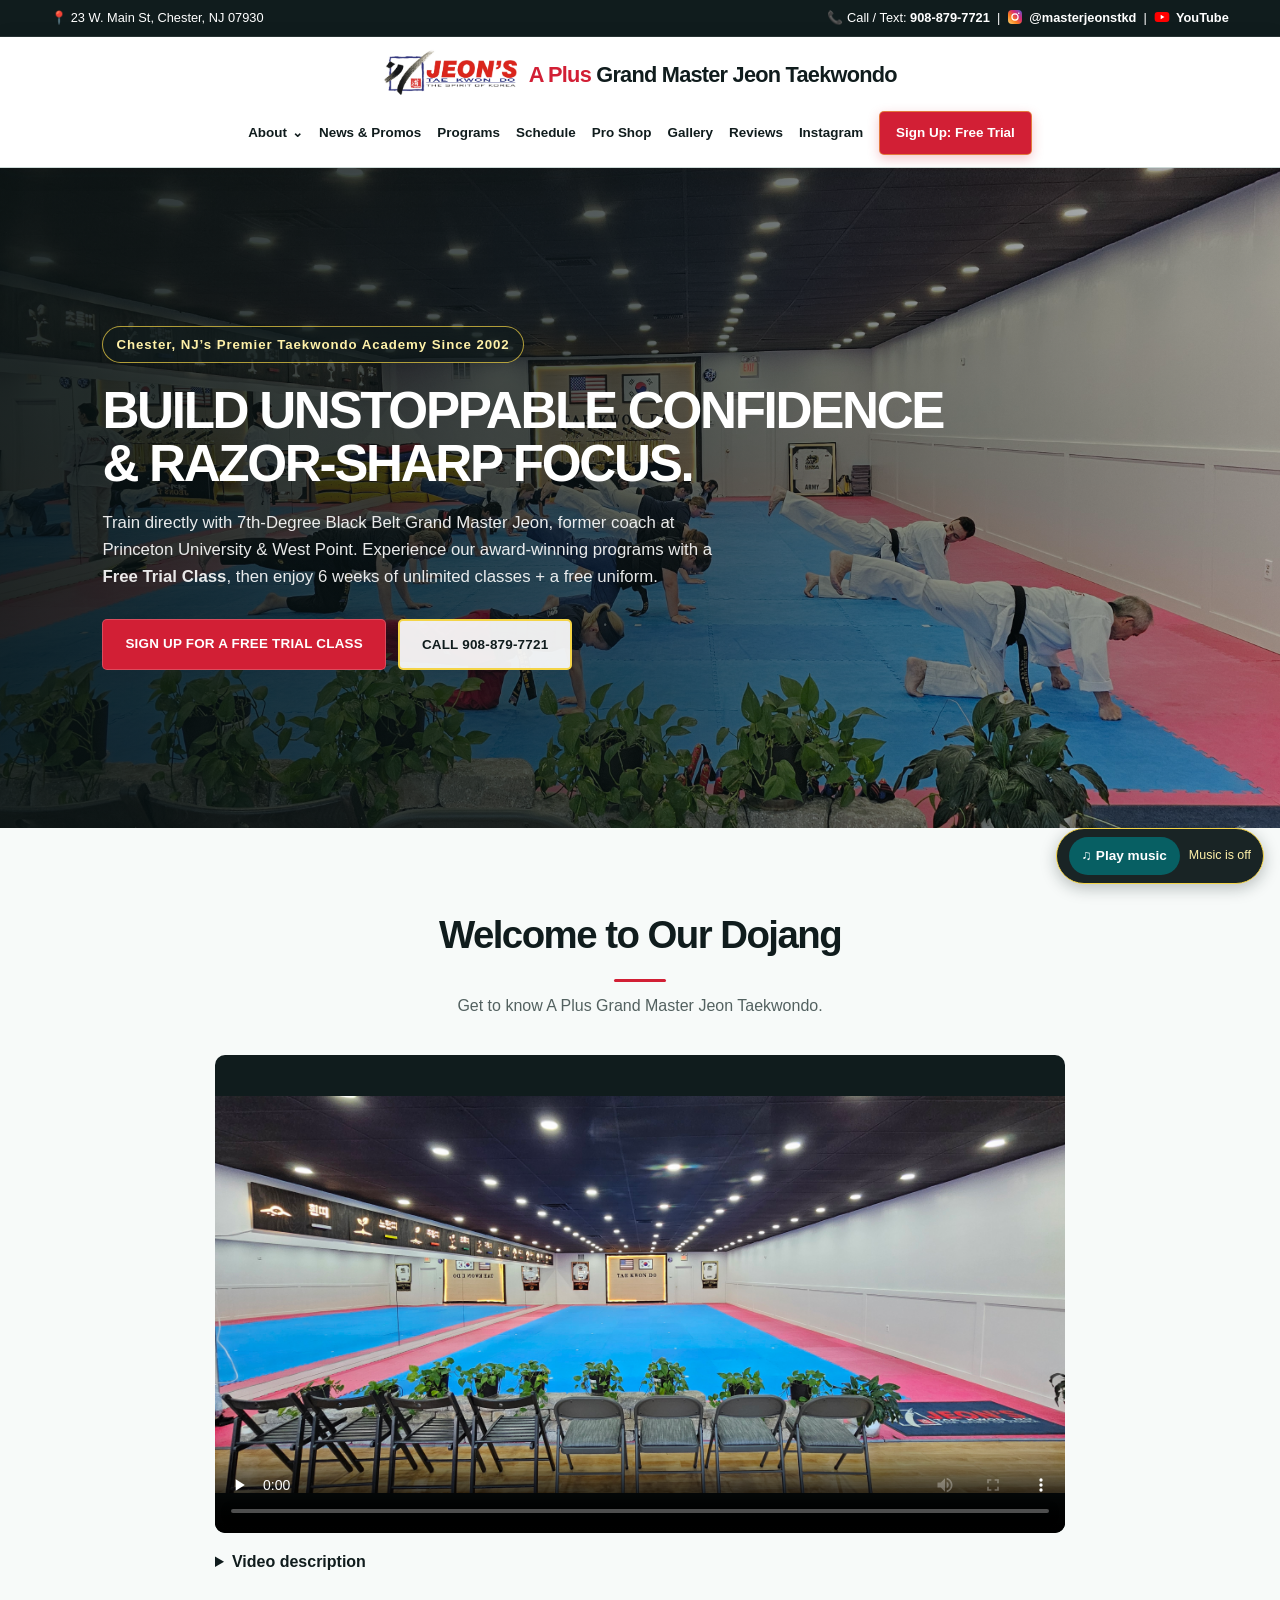
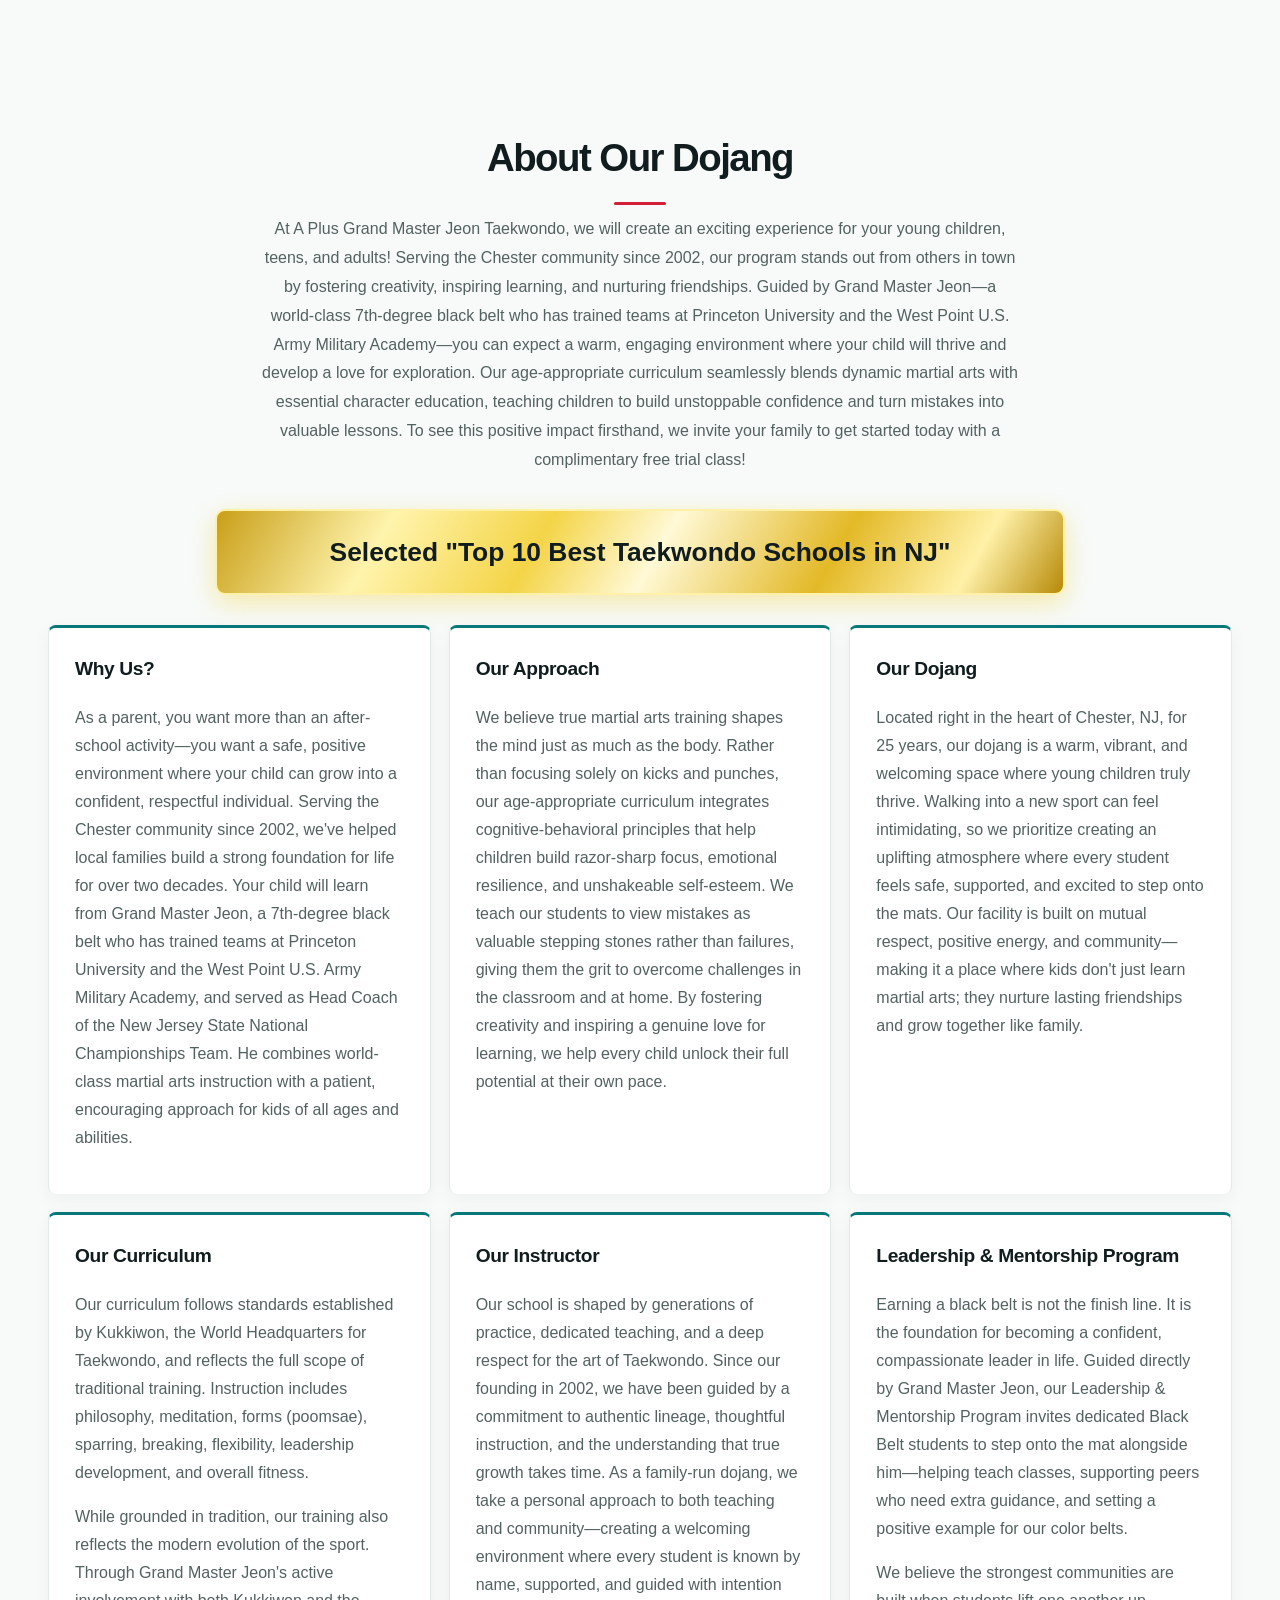
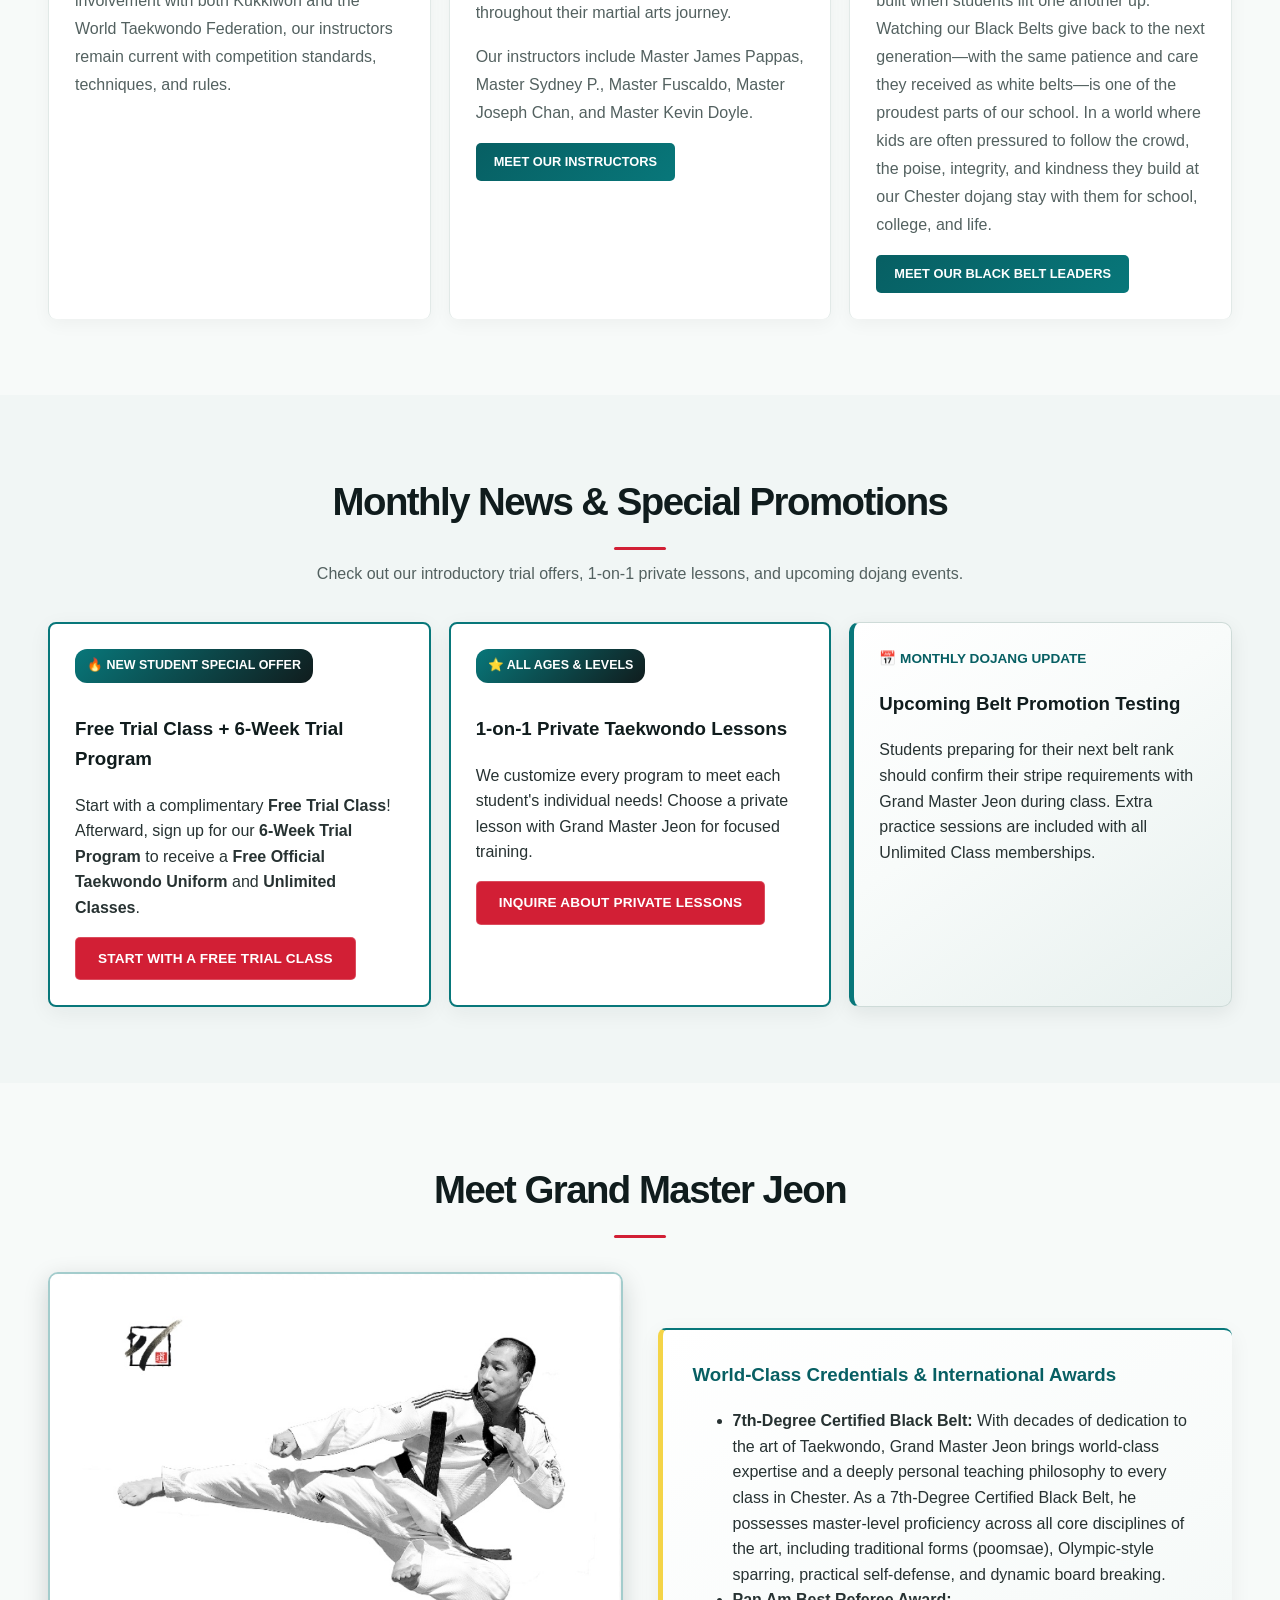
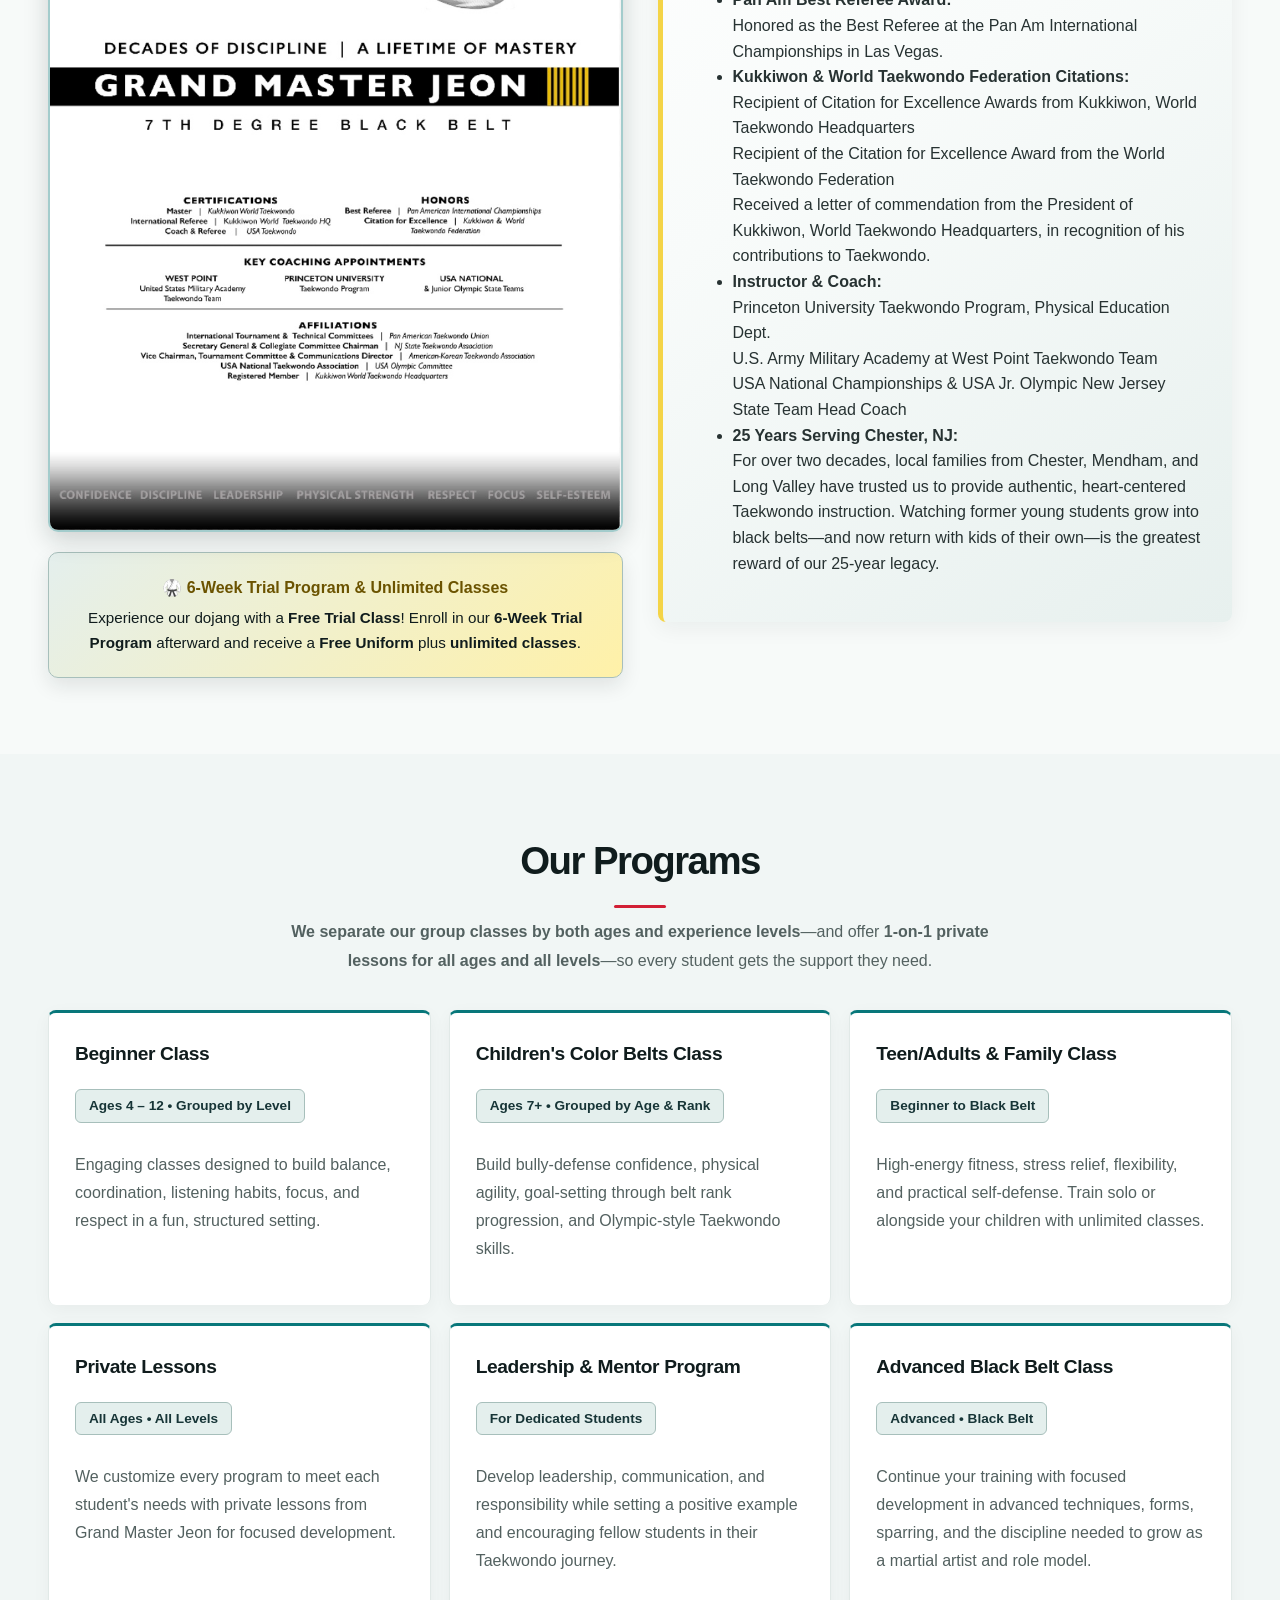
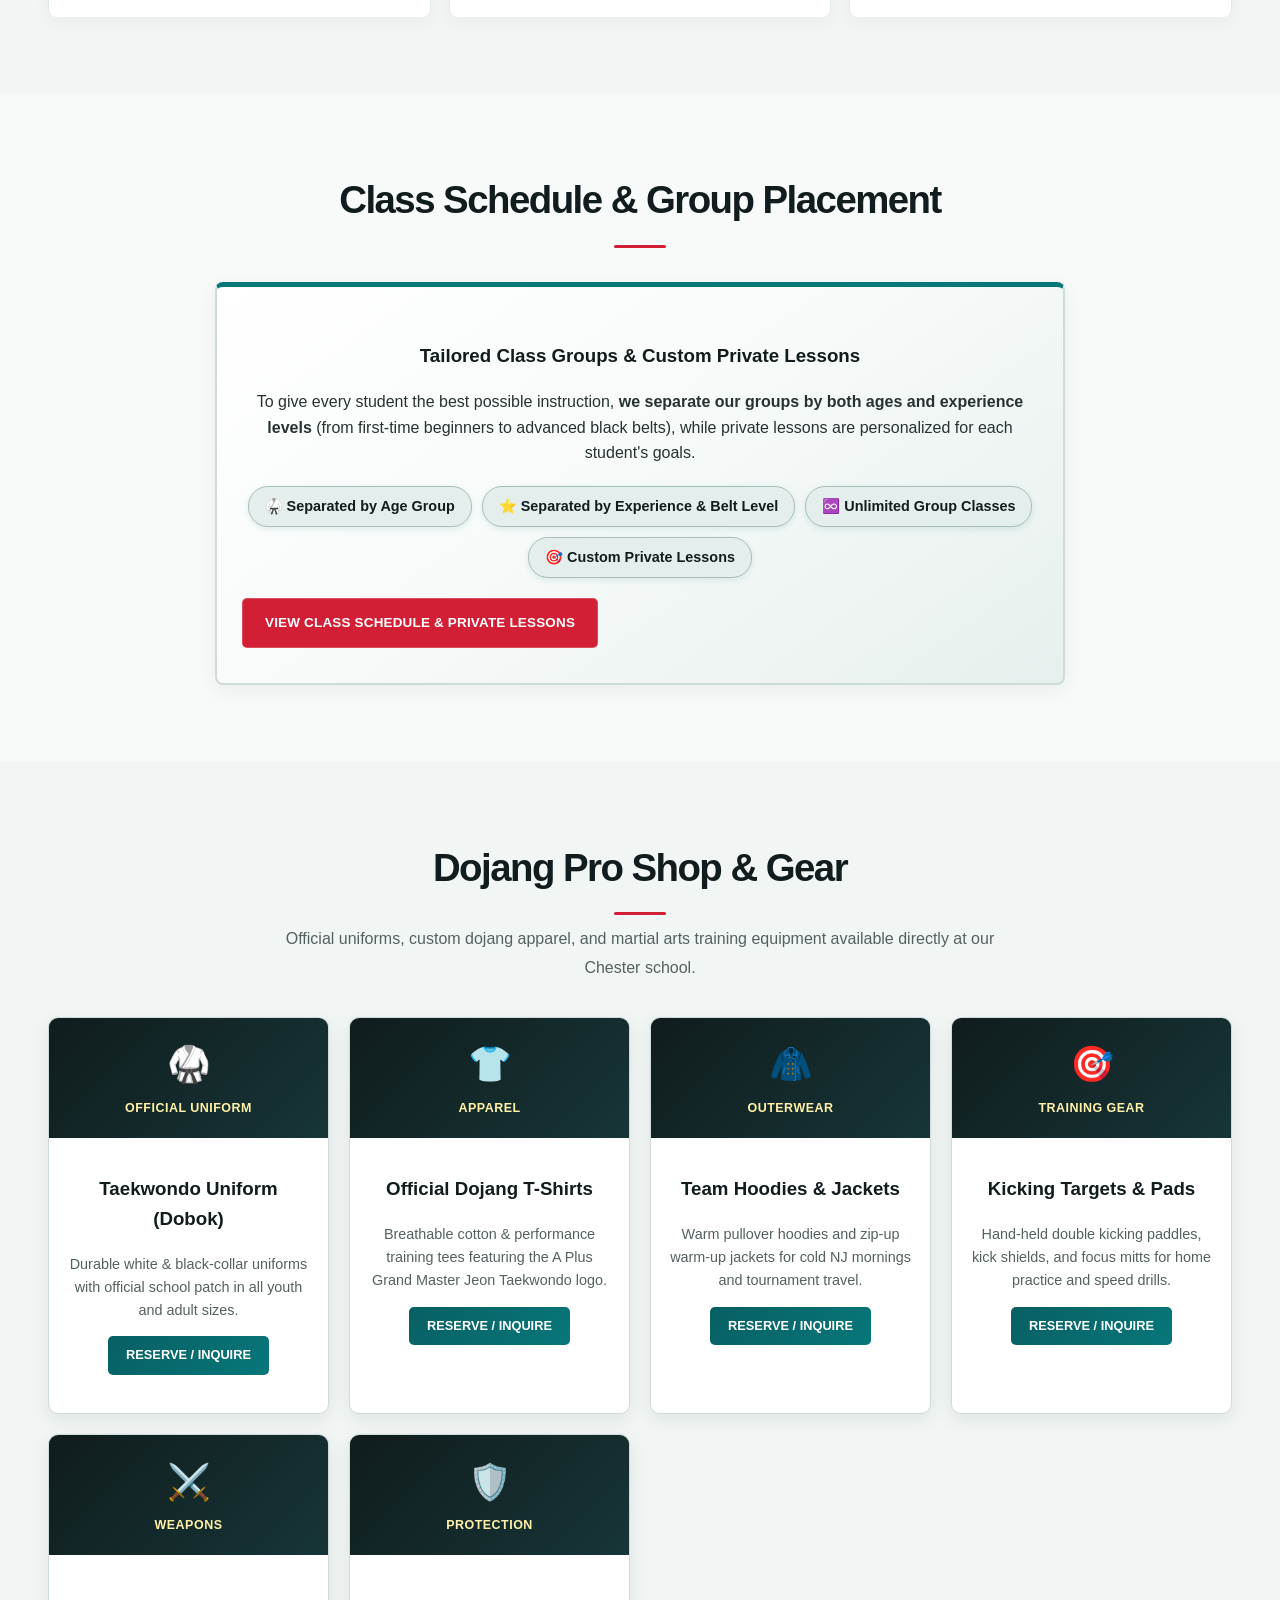
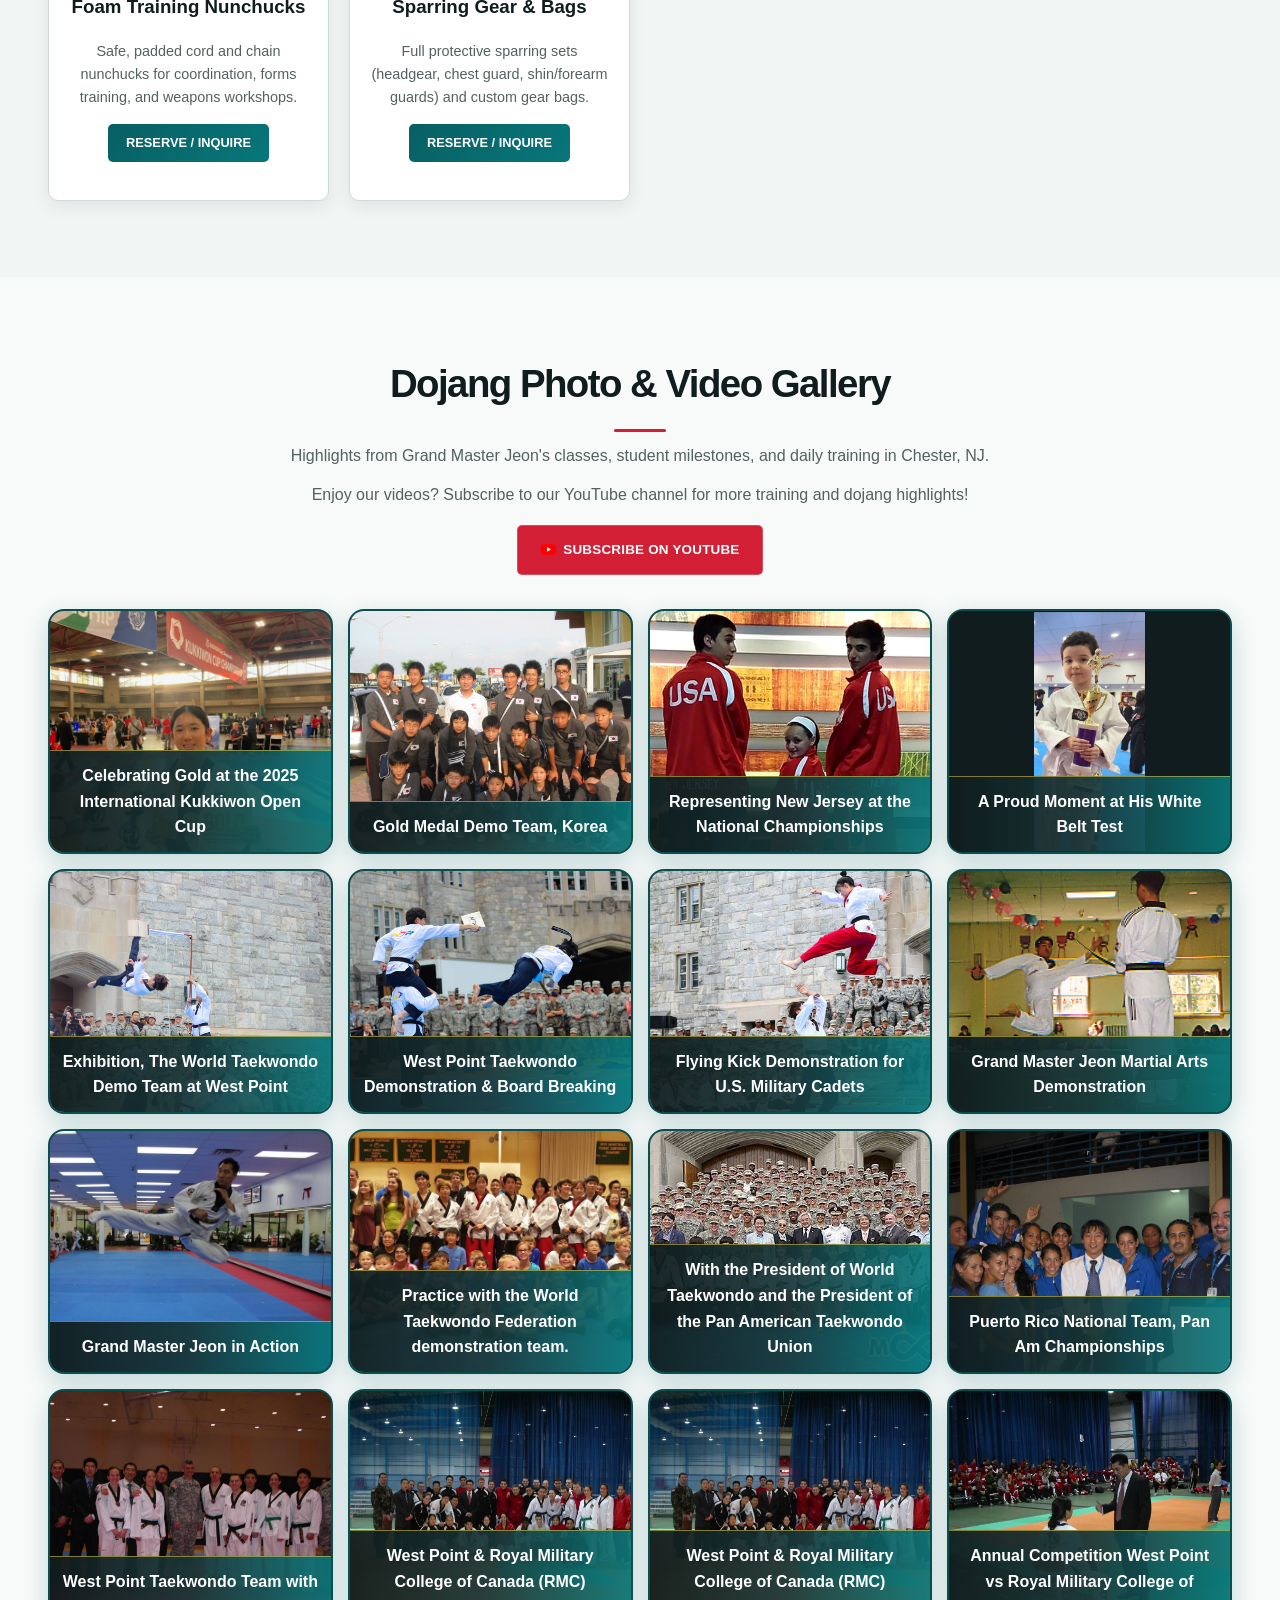
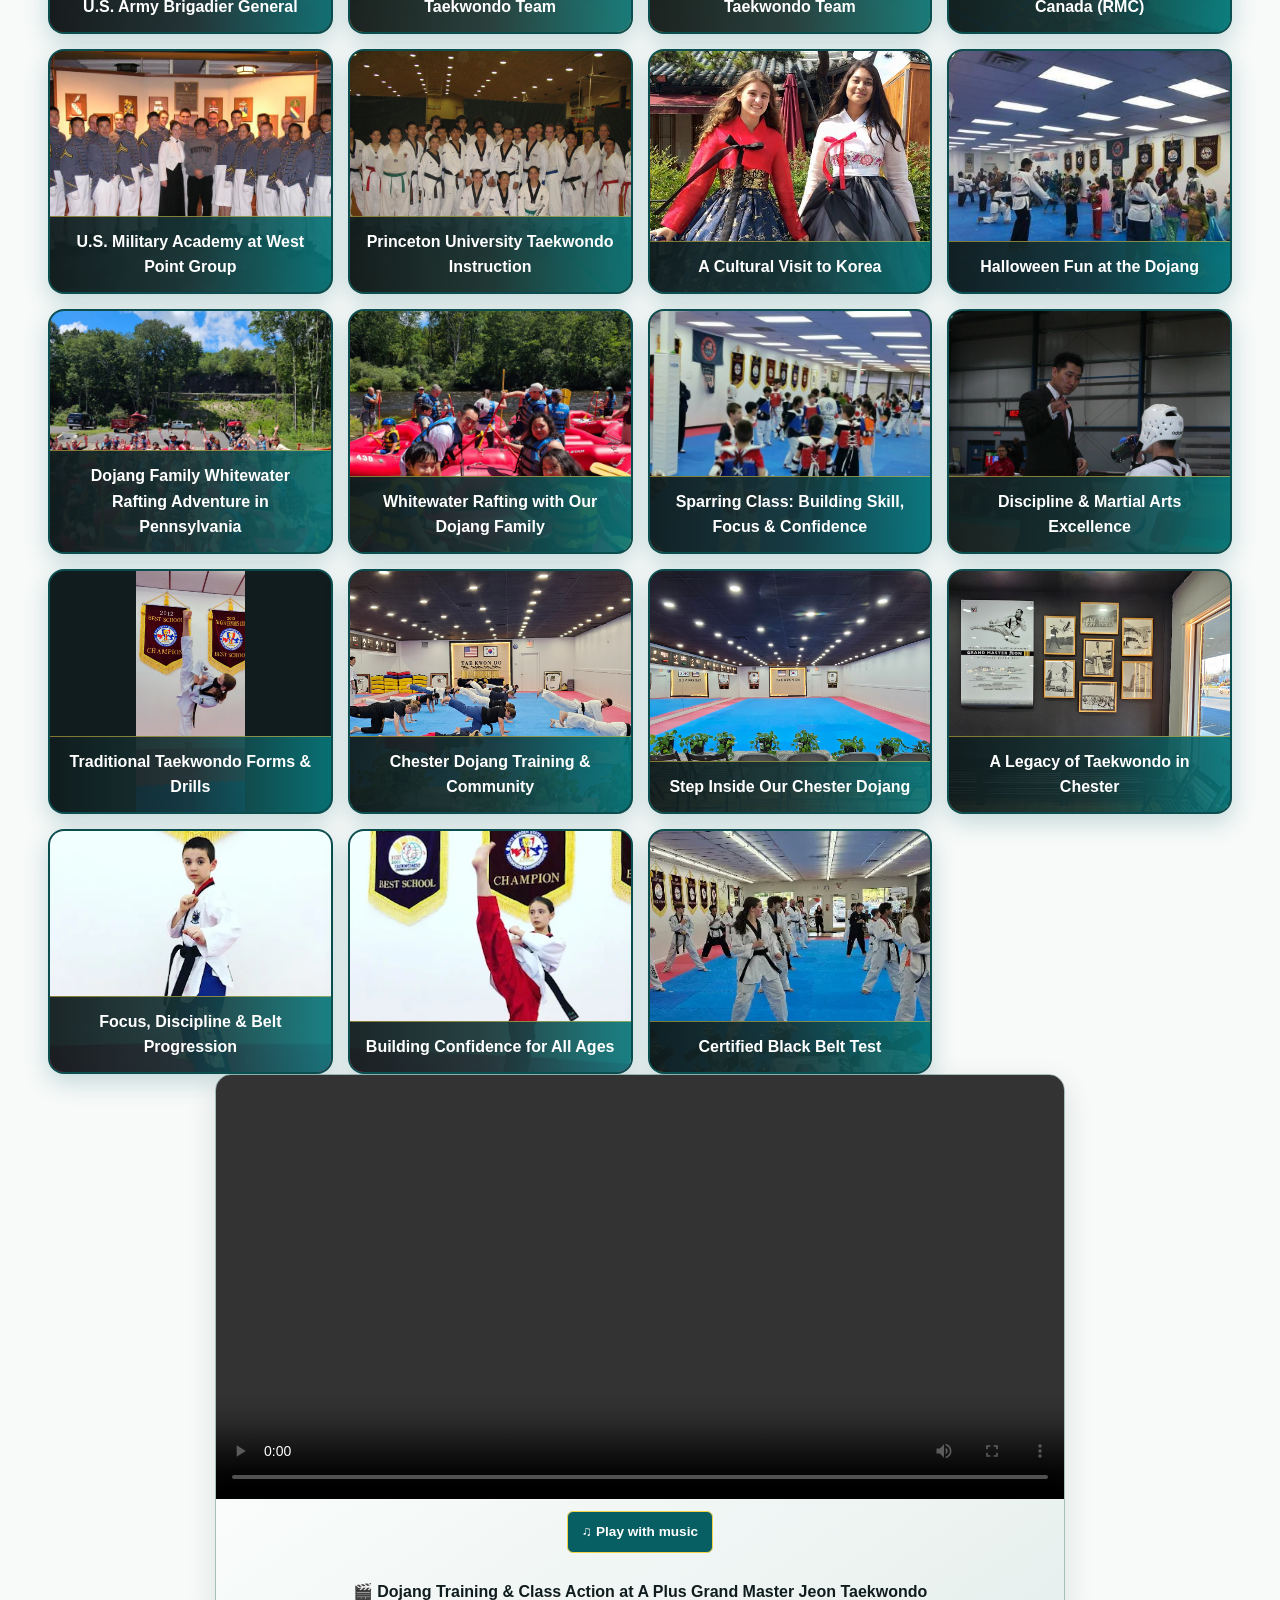
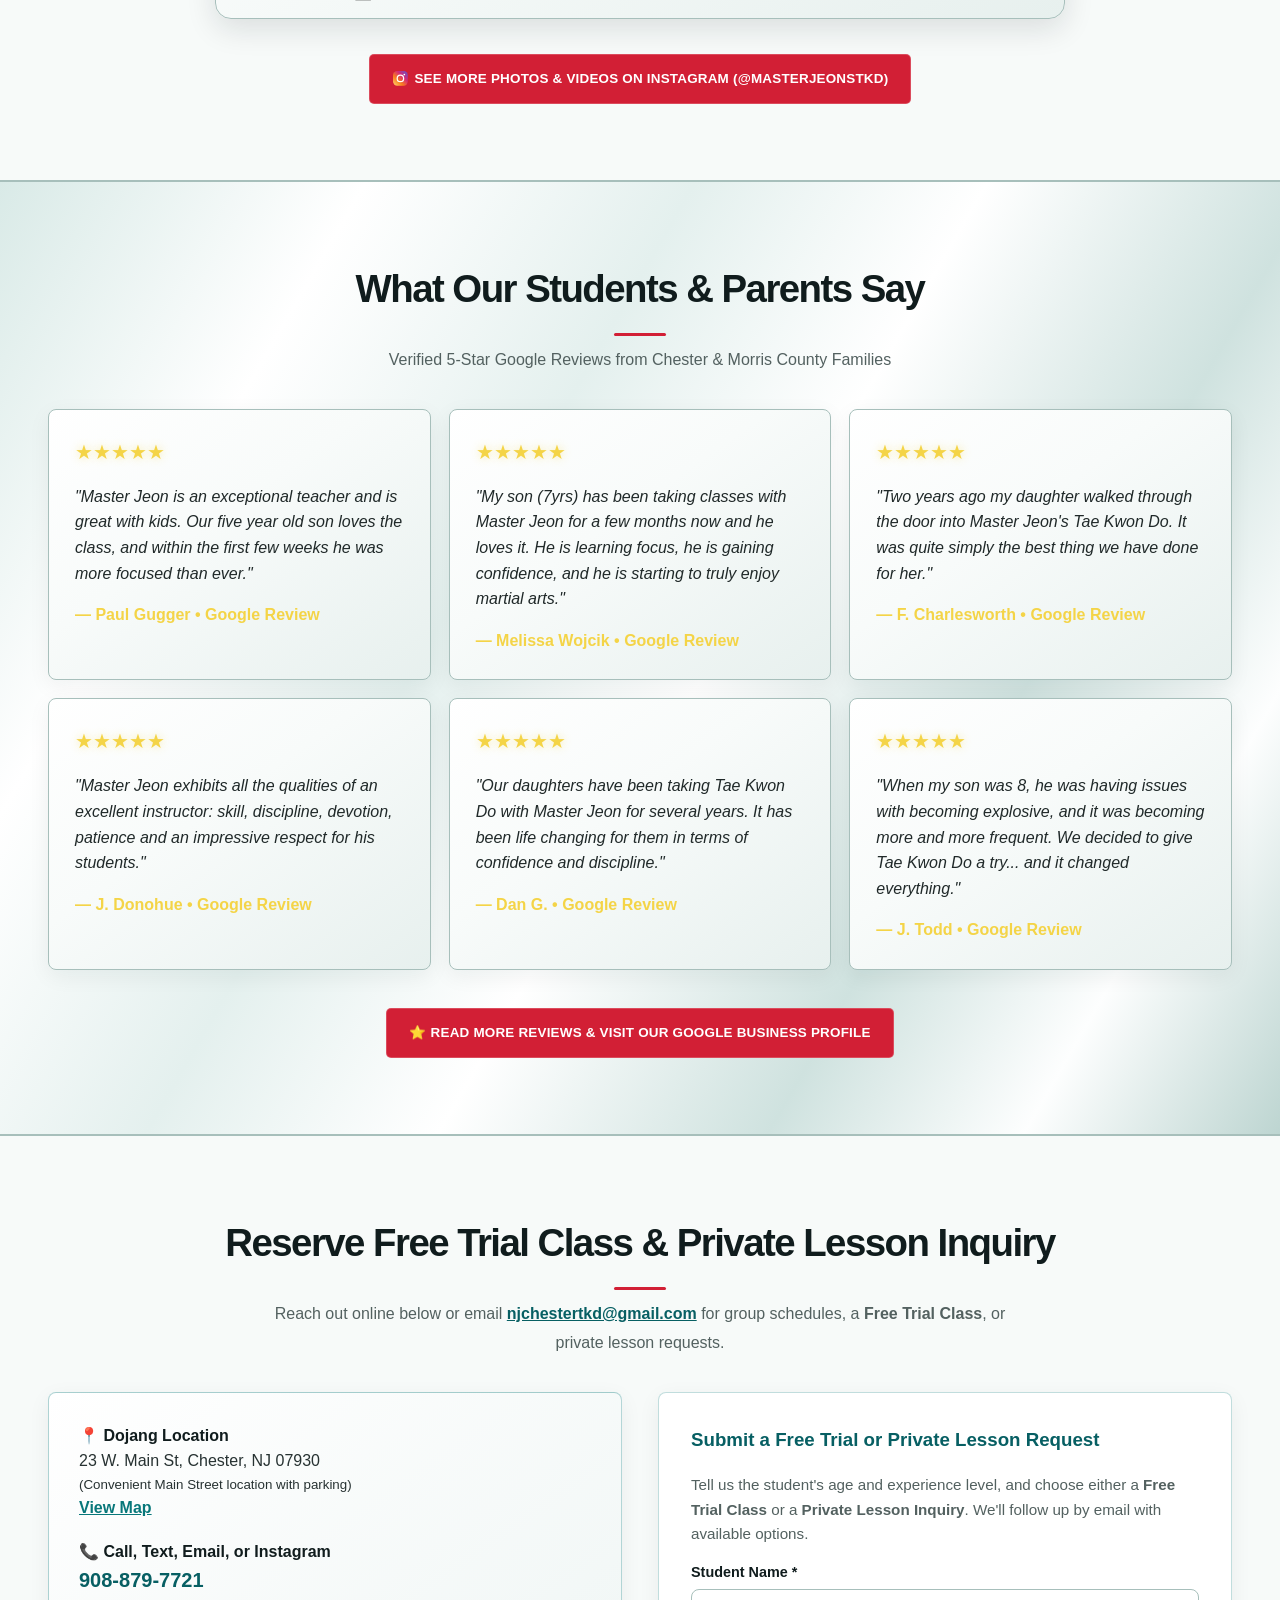
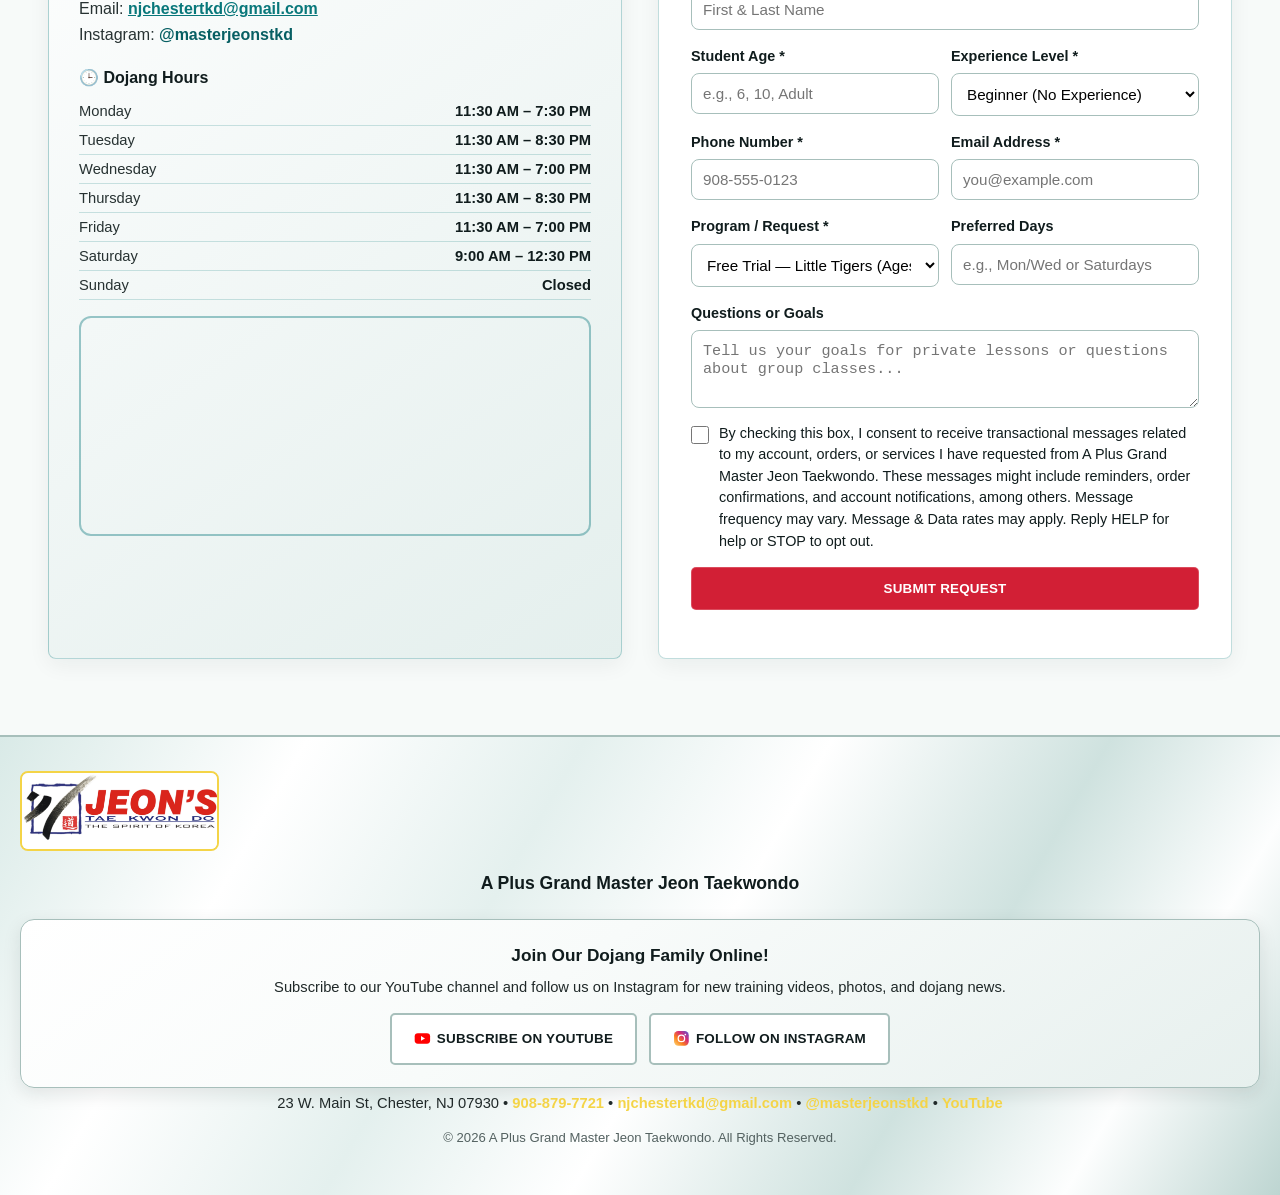
<file: index.html>
<head>
    <meta charset="UTF-8">
    <meta name="viewport" content="width=device-width, initial-scale=1.0">
    <meta name="description" content="Since 2002, A Plus Grand Master Jeon Taekwondo in Chester, NJ has offered classes for kids, teens, and adults, private lessons, and a free trial.">
        <style>
         * { box-sizing: border-box; scroll-behavior: smooth; }
         body { font-family: 'Segoe UI', Tahoma, Geneva, Verdana, sans-serif; margin: 0; padding: 0; color: var(--text); line-height: 1.6; background: var(--page-bg); }
         .top-bar { background: var(--navy); color: var(--light); font-size: 0.85rem; padding: 9px 20px; display: flex; justify-content: space-between; align-items: center; flex-wrap: wrap; gap: 10px; border-bottom: 1px solid rgba(255,255,255,0.1); }
         .top-bar a { color: var(--light); text-decoration: none; font-weight: 600; }
         .top-bar a:hover { text-shadow: 0 0 8px rgba(var(--gold-rgb), 0.7); }
         header { background: var(--card-shine); color: var(--navy); padding: 0.9rem 1.5rem; display: flex; justify-content: space-between; align-items: center; position: sticky; top: 0; z-index: 1000; box-shadow: 0 4px 20px rgba(var(--navy-rgb), 0.12); border-bottom: 1px solid var(--border); }
         header h1 { margin: 0; font-size: 1.45rem; color: var(--navy); }
         header h1 span { color: var(--primary); font-weight: 800; }
         nav { display: flex; flex-wrap: wrap; gap: 14px; align-items: center; }
         nav a { color: var(--navy); text-decoration: none; font-weight: 600; font-size: 0.88rem; transition: all 0.25s ease; }
         nav a:hover { color: var(--gold); text-shadow: 0 0 10px rgba(var(--gold-rgb), 0.7); }
         .nav-dropdown { position: relative; }
         .nav-dropdown summary { color: var(--navy); font-size: 0.88rem; font-weight: 600; cursor: pointer; list-style: none; }
         .nav-dropdown summary::-webkit-details-marker { display: none; }
         .nav-dropdown summary::after { content: "⌄"; display: inline-block; margin-left: 5px; transition: transform 0.2s ease; }
         .nav-dropdown[open] summary::after { transform: rotate(180deg); }
         .nav-dropdown summary:hover { color: var(--gold); }
         .nav-dropdown summary:focus-visible { outline: 2px solid var(--gold); outline-offset: 4px; border-radius: 2px; }
         .nav-dropdown-menu { position: absolute; top: calc(100% + 10px); left: 0; z-index: 1001; display: grid; min-width: 220px; padding: 8px; background: #ffffff; border: 1px solid var(--border-accent); border-radius: 8px; box-shadow: 0 10px 24px rgba(var(--navy-rgb), 0.2); }
         nav .nav-dropdown-menu a { display: block; padding: 9px 12px; color: var(--navy); border-radius: 5px; }
         nav .nav-dropdown-menu a:hover, nav .nav-dropdown-menu a:focus-visible { background: var(--light-accent); color: var(--royal-blue); text-shadow: none; outline: none; }
         .nav-cta { background: var(--primary); padding: 8px 15px; border-radius: 6px; color: white !important; box-shadow: 0 4px 12px rgba(var(--primary-rgb), 0.25); border: 1px solid rgba(var(--gold-rgb), 0.5); }
         .nav-cta:hover { background: var(--primary-dark); transform: translateY(-1px); }
         .hero { background-color: #263a32; background-image: linear-gradient(rgba(0, 0, 0, 0.65), rgba(0, 0, 0, 0.65)), url("20260718_102113.jpg"); background-position: center; background-size: cover; background-repeat: no-repeat; min-height: 620px; display: flex; flex-direction: column; align-items: center; justify-content: center; padding: 80px 20px 70px; text-align: center; }
         .hero-copy { width: 100%; max-width: 860px; margin: 0 auto; color: #fff; text-align: center; }
         .hero-badges { display: flex; gap: 10px; flex-wrap: wrap; justify-content: center; margin-bottom: 18px; }
         .hero .hero-eyebrow { display: inline-block; margin: 0 auto 16px; padding: 9px 18px; border: 1px solid var(--gold-light); border-radius: 999px; background: rgba(0, 0, 0, 0.75); color: var(--gold-light); font-size: 1rem; font-weight: 700; letter-spacing: 1px; }
         .badge { background: var(--secondary); color: white; padding: 7px 18px; border-radius: 20px; font-size: 0.85rem; font-weight: bold; text-transform: uppercase; box-shadow: 0 4px 12px rgba(var(--secondary-rgb), 0.35); }
         .badge-gold { background: var(--gold-shine); color: var(--navy); box-shadow: 0 4px 15px rgba(var(--gold-rgb), 0.45); border: 1px solid #fff; }
         .hero h2 { font-size: 2.7rem; margin: 0 0 15px 0; text-transform: uppercase; max-width: 860px; letter-spacing: 0.5px; }
         .hero p { font-size: 1.15rem; margin: 0 auto 28px; max-width: 680px; color: #fff; }
         .hero-buttons { display: flex; gap: 15px; flex-wrap: wrap; justify-content: center; }
         .btn { background: var(--primary); color: white; padding: 14px 30px; text-decoration: none; border-radius: 6px; font-weight: bold; text-transform: uppercase; display: inline-block; border: 1px solid rgba(255,255,255,0.2); transition: all 0.25s ease; }
         .btn:hover { background: var(--primary-dark); transform: translateY(-2px); box-shadow: 0 8px 20px rgba(var(--primary-rgb), 0.35); }
         .btn-outline { background: rgba(255, 255, 255, 0.72); border: 2px solid var(--gold); color: var(--navy); box-shadow: 0 4px 15px rgba(var(--navy-rgb), 0.12); }
         .btn-outline:hover { background: var(--gold-shine); color: var(--navy); }
         .section { padding: 65px 20px; max-width: 1150px; margin: 0 auto; }
         .bg-light { background: var(--light); }
         .bg-dark { background: var(--navy-shine); color: var(--text); border-top: 2px solid var(--border-accent); border-bottom: 2px solid var(--border-accent); }
         .section-title { text-align: center; margin-bottom: 40px; }
         .section-title h2 { font-size: 2.15rem; margin: 0 0 10px 0; color: var(--navy); }
         .bg-dark .section-title h2 { color: var(--navy); }
         .section-title p { color: var(--muted); max-width: 680px; margin: 10px auto 0; }
         .bg-dark .section-title p { color: var(--muted); }
         .underline { width: 75px; height: 4px; background: linear-gradient(90deg, var(--primary), var(--royal-blue), var(--secondary), var(--gold)); margin: 0 auto; border-radius: 2px; box-shadow: 0 2px 6px rgba(var(--secondary-rgb), 0.2); }
         .award-banner { position: relative; overflow: hidden; max-width: 850px; margin: 0 auto 30px; padding: 20px; border: 2px solid var(--gold); border-radius: 10px; background: linear-gradient(135deg, #f3e2b8, #fff8e6, #d6ad58); box-shadow: 0 8px 24px rgba(var(--gold-rgb), 0.3); color: var(--navy); text-align: center; font-size: clamp(1.3rem, 3vw, 1.65rem); font-weight: 800; }
         .award-banner::after { content: ""; position: absolute; inset: 0; background: linear-gradient(110deg, transparent 35%, rgba(255,255,255,0.65) 50%, transparent 65%); transform: translateX(-100%); pointer-events: none; animation: award-shine 5s ease-in-out infinite; }
         @keyframes award-shine { 0%, 15% { transform: translateX(-100%); } 55%, 100% { transform: translateX(100%); } }
         @media (prefers-reduced-motion: reduce) { .award-banner::after { animation: none; } }
         .grid-3 { display: grid; grid-template-columns: repeat(auto-fit, minmax(290px, 1fr)); gap: 25px; }
         .instructor-list { display: grid; grid-template-columns: repeat(auto-fit, minmax(220px, 1fr)); gap: 20px; list-style: none; padding: 0; margin: 0; }
         .instructor-list li { background: var(--card-shine); padding: 22px; border-radius: 10px; border-top: 4px solid var(--secondary); border-bottom: 2px solid var(--gold); box-shadow: 0 8px 22px rgba(var(--navy-rgb), 0.1); text-align: center; }
         .instructor-list h3 { margin: 0; color: var(--navy); }
         .leader-profile-photo { display: block; width: 140px; height: 140px; margin: 0 auto 14px; border-radius: 0; object-fit: cover; object-position: center top; }
         .instructor-roster { margin-top: 22px; }
         .instructor-roster summary { width: fit-content; margin: 0 auto 18px; padding: 10px 18px; border: 1px solid var(--border-accent); border-radius: 6px; color: var(--navy); background: var(--light-accent); font-weight: 700; cursor: pointer; }
         .instructor-roster summary:hover, .instructor-roster summary:focus-visible { background: var(--gold-light); outline-color: var(--gold); }
         .grid-2 { display: grid; grid-template-columns: repeat(auto-fit, minmax(320px, 1fr)); gap: 25px; }
         .promo-card { background: linear-gradient(145deg, #ffffff 0%, var(--light) 100%); border: 2px solid var(--secondary); border-radius: 10px; padding: 25px; box-shadow: 0 8px 25px rgba(var(--navy-rgb), 0.1); transition: transform 0.25s ease, box-shadow 0.25s ease, border-color 0.25s ease; }
         .promo-card:hover { transform: translateY(-3px); box-shadow: 0 12px 30px rgba(var(--secondary-rgb), 0.2); }
         .promo-tag { display: inline-block; background: linear-gradient(135deg, var(--secondary) 0%, var(--navy) 100%); color: white; font-size: 0.78rem; font-weight: bold; text-transform: uppercase; padding: 7px 12px; border-radius: 12px; margin-bottom: 12px; }
         .news-card { background: var(--card-shine); border: 1px solid var(--border); border-left: 5px solid var(--secondary); border-radius: 10px; padding: 25px; box-shadow: 0 6px 20px rgba(var(--navy-rgb), 0.08); transition: transform 0.25s ease; }
         .news-card:hover { transform: translateY(-3px); }
         .master-grid { display: grid; grid-template-columns: repeat(auto-fit, minmax(320px, 1fr)); gap: 35px; align-items: center; }
         .master-card { background: var(--card-shine); padding: 30px; border-radius: 10px; box-shadow: 0 8px 26px rgba(var(--navy-rgb), 0.1); border-left: 5px solid var(--gold); border-top: 2px solid var(--secondary); }
         .master-photo { position: relative; display: block; width: 100%; padding: 0; border: 0; border-radius: 10px; background: none; cursor: zoom-in; transition: transform 0.25s ease; }
         .master-photo img { display: block; width: 100%; height: auto; border-radius: 10px; box-shadow: 0 8px 24px rgba(var(--navy-rgb), 0.18); border: 2px solid rgba(var(--secondary-rgb), 0.35); }
         .master-photo[aria-pressed="true"] { z-index: 1; transform: scale(1.1); cursor: zoom-out; }
         .master-photo:focus-visible { outline: 3px solid var(--gold); outline-offset: 4px; }
         @media (prefers-reduced-motion: reduce) { .master-photo { transition: none; } }
         .unlimited-banner { background: linear-gradient(135deg, var(--light-accent), var(--gold-light)); color: var(--navy); padding: 22px; border: 1px solid var(--border-accent); border-radius: 10px; margin-top: 20px; text-align: center; box-shadow: 0 8px 20px rgba(var(--navy-rgb), 0.1); }
         .card { background: var(--card-shine); padding: 28px; border-radius: 10px; box-shadow: 0 8px 22px rgba(var(--navy-rgb), 0.1); text-align: center; border-top: 4px solid var(--secondary); border-bottom: 2px solid var(--gold); transition: transform 0.25s ease, box-shadow 0.25s ease; }
         .grid-3 .card:nth-child(3n+2) { border-top-color: var(--primary); background: linear-gradient(145deg, #ffffff, #fbe9e8); }
         .grid-3 .card:nth-child(3n) { border-top-color: var(--royal-blue); background: linear-gradient(145deg, #ffffff, #e1effa); }
         .card:hover { transform: translateY(-4px); box-shadow: 0 12px 28px rgba(var(--secondary-rgb), 0.2); }
         .age-tag { display: inline-block; background: var(--light-accent); color: var(--navy-mid); padding: 5px 13px; border-radius: 6px; font-size: 0.85rem; font-weight: bold; margin-bottom: 12px; border: 1px solid var(--border-accent); }
         .schedule-box { background: var(--card-shine); border: 2px solid var(--border); border-top: 5px solid var(--secondary); border-radius: 10px; padding: 35px 25px; text-align: center; max-width: 850px; margin: 0 auto; box-shadow: 0 10px 26px rgba(var(--navy-rgb), 0.08); }
         .schedule-badges { display: flex; justify-content: center; flex-wrap: wrap; gap: 10px; margin: 20px 0; }
         .sched-pill { background: var(--light-accent); border: 1px solid var(--border-accent); color: var(--navy); padding: 8px 16px; border-radius: 20px; font-weight: 600; font-size: 0.9rem; box-shadow: 0 2px 6px rgba(var(--secondary-rgb), 0.12); }
         .shop-grid { display: grid; grid-template-columns: repeat(auto-fit, minmax(240px, 1fr)); gap: 20px; }
         .shop-item { background: white; border: 1px solid var(--border); border-radius: 10px; overflow: hidden; text-align: center; padding-bottom: 20px; box-shadow: 0 6px 18px rgba(var(--navy-rgb), 0.08); transition: transform 0.25s ease, box-shadow 0.25s ease; }
         .shop-item:hover { transform: translateY(-3px); box-shadow: 0 10px 25px rgba(var(--secondary-rgb), 0.18); }
         .shop-icon-box { background: linear-gradient(135deg, var(--navy) 0%, var(--navy-mid) 100%); color: white; height: 120px; display: flex; flex-direction: column; align-items: center; justify-content: center; font-size: 2.2rem; }
         .shop-icon-box span { font-size: 0.78rem; text-transform: uppercase; margin-top: 6px; color: var(--gold-light); font-weight: bold; letter-spacing: 0.5px; }
         .shop-btn { display: inline-block; padding: 9px 18px; background: linear-gradient(135deg, var(--royal-blue) 0%, var(--secondary) 100%); color: white; text-decoration: none; border-radius: 5px; font-size: 0.8rem; font-weight: bold; text-transform: uppercase; }
         .shop-btn:hover { background: linear-gradient(135deg, var(--primary) 0%, var(--primary-dark) 100%); }
         .gallery-grid { display: grid; grid-template-columns: repeat(auto-fit, minmax(280px, 1fr)); gap: 15px; }
         .gallery-card {
             position: relative;
             border-radius: 16px;
             overflow: hidden;
             height: 245px;
             background: var(--navy);
             display: flex;
             align-items: center;
             justify-content: center;
             border: 2px solid rgba(var(--secondary-rgb), 0.55);
             box-shadow: 0 8px 24px rgba(var(--royal-blue-rgb), 0.22);
         }
         .gallery-card img { width: 100%; height: 100%; object-fit: cover; transition: transform 0.4s ease; }
         .video-soundtrack-button { display: block; margin: 12px auto; padding: 9px 14px; border: 1px solid var(--gold); border-radius: 6px; color: white; background: var(--royal-blue); font: inherit; font-size: 0.85rem; font-weight: 700; cursor: pointer; }
         .video-soundtrack-button:hover { background: var(--secondary); }
         .video-soundtrack-button:focus-visible { outline: 3px solid var(--gold-light); outline-offset: 2px; }
         .introduction-video { display: block; width: 100%; max-width: 850px; margin: 0 auto; aspect-ratio: 16 / 9; background: var(--navy); border-radius: 10px; }
         .introduction-transcript { max-width: 850px; margin: 16px auto 0; color: var(--muted); }
         .introduction-transcript summary { color: var(--navy); font-weight: 700; cursor: pointer; }
         .introduction-transcript summary:focus-visible { outline: 2px solid var(--secondary); outline-offset: 4px; }
         .gallery-card img[src="2025-05-06.jpg"] { object-fit: contain; }
         .gallery-card img[src="image000000(2922).jpg"] { object-fit: contain; object-position: center 30%; background: var(--navy); }
         .gallery-card img[src="17861804_1512677362084192_6781998400995938239_n.jpg"] { object-position: center 20%; }
         .gallery-card img[src="10530785_827249443960324_7049852047357874963_n.jpg"] { object-position: center 60%; }
         .gallery-card:hover img { transform: scale(1.05); }
         .gallery-caption {
             position: absolute;
             bottom: 0;
             left: 0;
             right: 0;
             background: linear-gradient(90deg, rgba(var(--navy-rgb), 0.95), rgba(var(--navy-mid-rgb), 0.92), rgba(var(--secondary-rgb), 0.92));
             color: white;
             padding: 12px;
             font-weight: 600;
             text-align: center;
             border-top: 1px solid rgba(var(--gold-rgb), 0.5);
         }
         .review-card { background: var(--card-shine); padding: 26px; border-radius: 16px; border: 1px solid var(--border-accent); box-shadow: 0 8px 24px rgba(var(--navy-rgb), 0.1); transition: transform 0.25s ease, border-color 0.25s ease; }
         .review-card:hover { transform: translateY(-5px); border-color: var(--gold); }
         .stars { color: var(--gold); font-size: 1.25rem; margin-bottom: 10px; text-shadow: 0 0 10px rgba(var(--gold-rgb), 0.45); }
         .contact-container { display: grid; grid-template-columns: repeat(auto-fit, minmax(320px, 1fr)); gap: 36px; }
         .info-card { background: linear-gradient(145deg, #ffffff 0%, var(--light-accent) 100%); padding: 30px; border-radius: 16px; border: 1px solid rgba(var(--secondary-rgb), 0.3); box-shadow: 0 8px 24px rgba(var(--royal-blue-rgb), 0.12); }
         .hours-table { width: 100%; border-collapse: collapse; font-size: 0.92rem; }
         .hours-table td { padding: 6px 0; border-bottom: 1px solid rgba(var(--secondary-rgb), 0.2); }
         .hours-table td:last-child { text-align: right; font-weight: 700; color: var(--navy); }
         .map-frame { width: 100%; height: 220px; border: 2px solid rgba(var(--secondary-rgb), 0.4); border-radius: 12px; margin-top: 16px; }
         .form-box { background: linear-gradient(155deg, #ffffff 0%, var(--light) 100%); padding: 32px; border-radius: 16px; box-shadow: 0 12px 32px rgba(var(--royal-blue-rgb), 0.14); border: 1px solid rgba(var(--secondary-rgb), 0.25); }
         .form-group { margin-bottom: 15px; }
         .form-group label { display: block; margin-bottom: 5px; font-weight: 700; font-size: 0.9rem; color: var(--navy); }
         .form-group input, .form-group select, .form-group textarea { width: 100%; padding: 11px; border: 1px solid var(--border-accent); border-radius: 8px; font-size: 0.95rem; background: #ffffff; }
         .form-group input:focus, .form-group select:focus, .form-group textarea:focus { outline: none; border-color: var(--secondary); box-shadow: 0 0 0 3px rgba(var(--secondary-rgb), 0.2); }
         .form-group .consent-label { display: flex; align-items: flex-start; gap: 10px; font-weight: 500; line-height: 1.5; cursor: pointer; }
         .form-group .consent-checkbox { flex: 0 0 auto; width: 18px; height: 18px; margin: 3px 0 0; padding: 0; accent-color: var(--secondary); }
         .form-row { display: grid; grid-template-columns: 1fr 1fr; gap: 12px; }
         footer { background: var(--navy-shine); color: var(--text); text-align: center; padding: 38px 20px; font-size: 0.92rem; border-top: 2px solid var(--border-accent); }
         .footer-logo { display: block; height: 80px; width: auto; margin: 0 0 12px; border: 2px solid var(--gold); border-radius: 8px; }
         footer a { color: var(--gold); text-decoration: none; font-weight: 600; }
         footer a:hover { text-decoration: underline; }
         .background-music-control { position: fixed; right: 16px; bottom: 16px; z-index: 1000; display: flex; align-items: center; gap: 9px; padding: 8px 12px; border: 1px solid var(--gold); border-radius: 999px; background: rgba(var(--navy-rgb), 0.96); box-shadow: 0 4px 16px rgba(var(--navy-rgb), 0.28); }
         .background-music-control button { border: 0; border-radius: 999px; padding: 8px 13px; color: white; background: var(--royal-blue); font: inherit; font-size: 0.85rem; font-weight: 700; cursor: pointer; }
         .background-music-control button:hover { background: var(--secondary); }
         .background-music-control button:focus-visible { outline: 3px solid var(--gold); outline-offset: 2px; }
         .social-icon { width: 1.25em; height: 1.25em; vertical-align: -0.25em; margin-right: 6px; }
         .social-follow { margin-top: 22px; padding: 22px 16px; background: var(--card-shine); border: 1px solid var(--border-accent); border-radius: 14px; box-shadow: 0 6px 18px rgba(var(--navy-rgb), 0.1); }
         .social-follow h3 { margin: 0 0 6px; color: var(--navy); }
         .social-follow p { margin: 0 0 14px; }
         .social-buttons { display: flex; gap: 12px; flex-wrap: wrap; justify-content: center; }
         .social-buttons .btn { display: inline-flex; align-items: center; background: #ffffff; color: var(--navy); border: 2px solid var(--border-accent); }
         .social-buttons .btn:hover { background: var(--light-accent); color: var(--navy); }
         .music-status { color: var(--gold-light); font-size: 0.78rem; }
         @media (max-width: 768px) {
             header { flex-direction: column; gap: 10px; text-align: center; }
             .nav-dropdown-menu { left: 50%; transform: translateX(-50%); }
             .form-row { grid-template-columns: 1fr; }
             .hero { padding: 48px 20px; }
             .hero-copy { margin: 0 auto; }
             .hero-badges, .hero-buttons { justify-content: center; }
             .hero h2 { font-size: 2.1rem; }
         }
         @media (max-width: 480px) {
             .background-music-control { right: 10px; bottom: 10px; gap: 6px; padding: 6px 8px; }
             .background-music-control button { padding: 7px 10px; }
             .music-status { font-size: 0.7rem; }
         }
    </style>
    <link rel="stylesheet" href="theme.css">
</head>
<body>
    <div class="top-bar">
        <div>📍 23 W. Main St, Chester, NJ 07930</div>
        <div>
            📞 Call / Text: <a href="tel:9088797721">908-879-7721</a> &nbsp;|&nbsp;
            <a href="https://www.instagram.com/masterjeonstkd/" target="_blank" rel="noopener noreferrer"><svg class="social-icon" viewBox="0 0 24 24" aria-hidden="true"><defs><linearGradient id="ig-g" x1="0" y1="1" x2="1" y2="0"><stop offset="0" stop-color="#feda75"/><stop offset=".35" stop-color="#fa7e1e"/><stop offset=".65" stop-color="#d62976"/><stop offset="1" stop-color="#4f5bd5"/></linearGradient></defs><rect x="1.5" y="1.5" width="21" height="21" rx="6" fill="url(#ig-g)"/><circle cx="12" cy="12" r="4.6" fill="none" stroke="#fff" stroke-width="1.8"/><circle cx="17.6" cy="6.4" r="1.2" fill="#fff"/></svg>@masterjeonstkd</a> &nbsp;|&nbsp;
            <a href="https://www.youtube.com/@APlusTaekwondo" target="_blank" rel="noopener noreferrer"><svg class="social-icon" viewBox="0 0 24 24" aria-hidden="true"><rect x="1" y="4.5" width="22" height="15" rx="4.5" fill="#ff0000"/><path d="M10 8.7v6.6l5.7-3.3z" fill="#fff"/></svg>YouTube</a>
        </div>
    </div>

    <header>
        <div style="display:flex; align-items:center; gap:12px;">
            <img src="JEONS-TKD-FINAL.jpg" alt="A Plus Grand Master Jeon Taekwondo Logo" style="height:60px; width:auto; border-radius:8px; border:2px solid var(--gold); box-shadow:0 0 12px rgba(var(--gold-rgb),0.25);">
            <h1><span>A Plus</span> Grand Master Jeon Taekwondo</h1>
        </div>
        <nav>
            <details class="nav-dropdown">
                <summary>About</summary>
                <div class="nav-dropdown-menu">
                    <a href="#about">About Overview</a>
                    <a href="#why-us">Why Us?</a>
                    <a href="#our-approach">Our Approach</a>
                    <a href="#our-dojang">Our Dojang</a>
                    <a href="#our-curriculum">Our Curriculum</a>
                    <a href="#master">Grand Master Jeon</a>
                    <a href="#instructors">Meet Our Instructors</a>
                    <a href="#black-belt-leaders">Meet Our Black Belt Leaders</a>
                </div>
            </details>
            <a href="#news">News &amp; Promos</a>
            <a href="#programs">Programs</a>
            <a href="#schedule">Schedule</a>
            <a href="#shop">Pro Shop</a>
            <a href="#gallery">Gallery</a>
            <a href="#reviews">Reviews</a>
            <a href="https://www.instagram.com/masterjeonstkd/" target="_blank" rel="noopener noreferrer">Instagram</a>
            <a href="#signup" class="nav-cta">Sign Up: Free Trial</a>
        </nav>
    </header>

    <section class="hero">
        <div class="hero-copy">
            <p class="hero-eyebrow">Chester, NJ’s Premier Taekwondo Academy Since 2002</p>
            <h2>Build Unstoppable Confidence &amp; Razor-Sharp Focus.</h2>
            <p>Train directly with 7th-Degree Black Belt Grand Master Jeon, former coach at Princeton University &amp; West Point. Experience our award-winning programs with a <strong>Free Trial Class</strong>, then enjoy 6 weeks of unlimited classes + a free uniform.</p>
            <div class="hero-buttons">
                <a href="#signup" class="btn">Sign Up For a Free Trial Class</a>
                <a href="tel:9088797721" class="btn btn-outline">Call 908-879-7721</a>
            </div>
        </div>
    </section>

    <section class="section" aria-labelledby="introduction-title">
        <div class="section-title">
            <h2 id="introduction-title">Welcome to Our Dojang</h2>
            <div class="underline"></div>
            <p>Get to know A Plus Grand Master Jeon Taekwondo.</p>
        </div>
        <video id="introduction-video" class="introduction-video" controls playsinline preload="none" poster="1000024514.jpg" aria-label="Introduction to A Plus Grand Master Jeon Taekwondo">
            <source src="introduction.mp4" type="video/mp4">
            Your browser does not support video. <a href="introduction.mp4">Download the introduction video</a>.
        </video>
        <details class="introduction-transcript">
            <summary>Video description</summary>
            <p>Our school in Chester, New Jersey has served the community since 2002. The video shows our dojang, classes and a demonstration, introducing training for kids, teens and adults and private lessons with 7th-degree black belt Grand Master Jeon. Try a free class at 23 W. Main St, Chester, NJ or call 908-879-7721. Instrumental music plays throughout.</p>
        </details>
    </section>

    <section id="about" class="section">
        <div class="section-title">
            <h2>About Our Dojang</h2>
            <div class="underline"></div>
            <p>At A Plus Grand Master Jeon Taekwondo, we will create an exciting experience for your young children, teens, and adults! Serving the Chester community since 2002, our program stands out from others in town by fostering creativity, inspiring learning, and nurturing friendships. Guided by Grand Master Jeon—a world-class 7th-degree black belt who has trained teams at Princeton University and the West Point U.S. Army Military Academy—you can expect a warm, engaging environment where your child will thrive and develop a love for exploration. Our age-appropriate curriculum seamlessly blends dynamic martial arts with essential character education, teaching children to build unstoppable confidence and turn mistakes into valuable lessons. To see this positive impact firsthand, we invite your family to get started today with a complimentary free trial class!</p>
        </div>
        <div class="award-banner">Selected "Top 10 Best Taekwondo Schools in NJ"</div>
        <div class="grid-3">
            <div class="card" id="why-us">
                <h3>Why Us?</h3>
                <p>As a parent, you want more than an after-school activity—you want a safe, positive environment where your child can grow into a confident, respectful individual. Serving the Chester community since 2002, we've helped local families build a strong foundation for life for over two decades. Your child will learn from Grand Master Jeon, a 7th-degree black belt who has trained teams at Princeton University and the West Point U.S. Army Military Academy, and served as Head Coach of the New Jersey State National Championships Team. He combines world-class martial arts instruction with a patient, encouraging approach for kids of all ages and abilities.</p>
            </div>
            <div class="card" id="our-approach">
                <h3>Our Approach</h3>
                <p>We believe true martial arts training shapes the mind just as much as the body. Rather than focusing solely on kicks and punches, our age-appropriate curriculum integrates cognitive-behavioral principles that help children build razor-sharp focus, emotional resilience, and unshakeable self-esteem. We teach our students to view mistakes as valuable stepping stones rather than failures, giving them the grit to overcome challenges in the classroom and at home. By fostering creativity and inspiring a genuine love for learning, we help every child unlock their full potential at their own pace.</p>
            </div>
            <div class="card" id="our-dojang">
                <h3>Our Dojang</h3>
                <p>Located right in the heart of Chester, NJ, for 25 years, our dojang is a warm, vibrant, and welcoming space where young children truly thrive. Walking into a new sport can feel intimidating, so we prioritize creating an uplifting atmosphere where every student feels safe, supported, and excited to step onto the mats. Our facility is built on mutual respect, positive energy, and community—making it a place where kids don't just learn martial arts; they nurture lasting friendships and grow together like family.</p>
            </div>
            <div class="card" id="our-curriculum">
                <h3>Our Curriculum</h3>
                <p>Our curriculum follows standards established by Kukkiwon, the World Headquarters for Taekwondo, and reflects the full scope of traditional training. Instruction includes philosophy, meditation, forms (poomsae), sparring, breaking, flexibility, leadership development, and overall fitness.</p>
                <p>While grounded in tradition, our training also reflects the modern evolution of the sport. Through Grand Master Jeon's active involvement with both Kukkiwon and the World Taekwondo Federation, our instructors remain current with competition standards, techniques, and rules.</p>
            </div>
            <div class="card">
                <h3>Our Instructor</h3>
                <p>Our school is shaped by generations of practice, dedicated teaching, and a deep respect for the art of Taekwondo. Since our founding in 2002, we have been guided by a commitment to authentic lineage, thoughtful instruction, and the understanding that true growth takes time. As a family-run dojang, we take a personal approach to both teaching and community—creating a welcoming environment where every student is known by name, supported, and guided with intention throughout their martial arts journey.</p>
                <p>Our instructors include Master James Pappas, Master Sydney P., Master Fuscaldo, Master Joseph Chan, and Master Kevin Doyle.</p>
                <a href="#instructors" class="shop-btn">Meet Our Instructors</a>
            </div>
            <div class="card">
                <h3>Leadership &amp; Mentorship Program</h3>
                <p>Earning a black belt is not the finish line. It is the foundation for becoming a confident, compassionate leader in life. Guided directly by Grand Master Jeon, our Leadership &amp; Mentorship Program invites dedicated Black Belt students to step onto the mat alongside him—helping teach classes, supporting peers who need extra guidance, and setting a positive example for our color belts.</p>
                <p>We believe the strongest communities are built when students lift one another up. Watching our Black Belts give back to the next generation—with the same patience and care they received as white belts—is one of the proudest parts of our school. In a world where kids are often pressured to follow the crowd, the poise, integrity, and kindness they build at our Chester dojang stay with them for school, college, and life.</p>
                <a href="#black-belt-leaders" class="shop-btn">Meet Our Black Belt Leaders</a>
            </div>
        </div>
    </section>

    <section id="instructors" class="section" hidden>
        <div class="section-title">
            <h2>Meet Our Instructors</h2>
            <div class="underline"></div>
        </div>
        <details class="instructor-roster">
            <summary>Our Instructors</summary>
            <ul class="instructor-list">
                <li><h3>Master James Pappas</h3></li>
                <li><h3>Master Sydney P.</h3></li>
                <li><h3>Master Fuscaldo</h3></li>
                <li><h3>Master Joseph Chan</h3></li>
                <li><h3>Master Kevin Doyle</h3></li>
            </ul>
        </details>
    </section>

    <section id="black-belt-leaders" class="section" hidden>
        <div class="section-title">
            <h2>Meet Our Black Belt Leaders</h2>
            <div class="underline"></div>
        </div>
        <details class="instructor-roster">
            <summary>Our Black Belt Leaders</summary>
            <ul class="instructor-list">
                <li><img class="leader-profile-photo" src="Anabel%201.jpg" alt="Anabel Lam competing in Taekwondo and holding a gold award"><h3>Anabel Lam</h3></li>
                <li><h3>Reese Gilmore</h3></li>
                <li><h3>Aliana Sudol</h3></li>
                <li><h3>Anakin Lam</h3></li>
                <li><h3>Romi Tee</h3></li>
                <li><h3>Anjolie Lam</h3></li>
                <li><h3>Aidan Lam</h3></li>
                <li><h3>Ella Bergeron</h3></li>
                <li><h3>Ruby Cola</h3></li>
            </ul>
        </details>
    </section>

    <div class="bg-light">
        <section id="news" class="section">
            <div class="section-title">
                <h2>Monthly News &amp; Special Promotions</h2>
                <div class="underline"></div>
                <p>Check out our introductory trial offers, 1-on-1 private lessons, and upcoming dojang events.</p>
            </div>
            <div class="grid-3">
                <div class="promo-card">
                    <span class="promo-tag">🔥 New Student Special Offer</span>
                    <h3 style="color:var(--navy);">Free Trial Class + 6-Week Trial Program</h3>
                    <p>Start with a complimentary <strong>Free Trial Class</strong>! Afterward, sign up for our <strong>6-Week Trial Program</strong> to receive a <strong>Free Official Taekwondo Uniform</strong> and <strong>Unlimited Classes</strong>.</p>
                    <a href="#signup" class="btn" style="padding:10px 22px; font-size:0.85rem;">Start With a Free Trial Class</a>
                </div>
                <div class="promo-card">
                    <span class="promo-tag">⭐ All Ages &amp; Levels</span>
                    <h3 style="color:var(--navy);">1-on-1 Private Taekwondo Lessons</h3>
                    <p>We customize every program to meet each student's individual needs! Choose a private lesson with Grand Master Jeon for focused training.</p>
                    <a href="#signup" class="btn" style="padding:10px 22px; font-size:0.85rem;">Inquire About Private Lessons</a>
                </div>
                <div class="news-card">
                    <span style="color:var(--royal-blue); font-weight:bold; font-size:0.85rem;">📅 MONTHLY DOJANG UPDATE</span>
                    <h3 style="color:var(--navy);">Upcoming Belt Promotion Testing</h3>
                    <p>Students preparing for their next belt rank should confirm their stripe requirements with Grand Master Jeon during class. Extra practice sessions are included with all Unlimited Class memberships.</p>
                </div>
            </div>
        </section>
    </div>

    <section id="master" class="section">
        <div class="section-title">
            <h2>Meet Grand Master Jeon</h2>
            <div class="underline"></div>
        </div>
        <div class="master-grid">
            <div>
                <button class="master-photo" type="button" aria-label="Enlarge photo of Grand Master Jeon" aria-pressed="false">
                    <img src="Master%20Jeon%20final%20proof.jpeg" alt="Grand Master Jeon">
                </button>
                <div class="unlimited-banner">
                    <h4 style="margin:0 0 6px 0; color:var(--gold-dark);">🥋 6-Week Trial Program &amp; Unlimited Classes</h4>
                    <p style="margin:0; font-size:0.95rem;">Experience our dojang with a <strong>Free Trial Class</strong>! Enroll in our <strong>6-Week Trial Program</strong> afterward and receive a <strong>Free Uniform</strong> plus <strong>unlimited classes</strong>.</p>
                </div>
            </div>
            <div class="master-card">
                <h3 style="margin-top:0; color:var(--royal-blue);">World-Class Credentials &amp; International Awards</h3>
                <ul>
                    <li><strong>7th-Degree Certified Black Belt:</strong> With decades of dedication to the art of Taekwondo, Grand Master Jeon brings world-class expertise and a deeply personal teaching philosophy to every class in Chester. As a 7th-Degree Certified Black Belt, he possesses master-level proficiency across all core disciplines of the art, including traditional forms (poomsae), Olympic-style sparring, practical self-defense, and dynamic board breaking.</li>
                    <li><strong>Pan Am Best Referee Award:</strong><br>Honored as the Best Referee at the Pan Am International Championships in Las Vegas.</li>
                    <li><strong>Kukkiwon &amp; World Taekwondo Federation Citations:</strong><br>Recipient of Citation for Excellence Awards from Kukkiwon, World Taekwondo Headquarters<br>Recipient of the Citation for Excellence Award from the World Taekwondo Federation<br>Received a letter of commendation from the President of Kukkiwon, World Taekwondo Headquarters, in recognition of his contributions to Taekwondo.</li>
                    <li><strong>Instructor &amp; Coach:</strong><br>Princeton University Taekwondo Program, Physical Education Dept.<br>U.S. Army Military Academy at West Point Taekwondo Team<br>USA National Championships &amp; USA Jr. Olympic New Jersey State Team Head Coach</li>
                    <li><strong>25 Years Serving Chester, NJ:</strong><br>For over two decades, local families from Chester, Mendham, and Long Valley have trusted us to provide authentic, heart-centered Taekwondo instruction. Watching former young students grow into black belts—and now return with kids of their own—is the greatest reward of our 25-year legacy.</li>
                </ul>
            </div>
        </div>
    </section>

    <div class="bg-light">
        <section id="programs" class="section">
            <div class="section-title">
                <h2>Our Programs</h2>
                <div class="underline"></div>
                <p><strong>We separate our group classes by both ages and experience levels</strong>—and offer <strong>1-on-1 private lessons for all ages and all levels</strong>—so every student gets the support they need.</p>
            </div>
            <div class="grid-3">
                <div class="card">
                    <h3>Beginner Class</h3>
                    <div class="age-tag">Ages 4 – 12 • Grouped by Level</div>
                    <p>Engaging classes designed to build balance, coordination, listening habits, focus, and respect in a fun, structured setting.</p>
                </div>
                <div class="card">
                    <h3>Children's Color Belts Class</h3>
                    <div class="age-tag">Ages 7+ • Grouped by Age &amp; Rank</div>
                    <p>Build bully-defense confidence, physical agility, goal-setting through belt rank progression, and Olympic-style Taekwondo skills.</p>
                </div>
                <div class="card">
                    <h3>Teen/Adults &amp; Family Class</h3>
                    <div class="age-tag">Beginner to Black Belt</div>
                    <p>High-energy fitness, stress relief, flexibility, and practical self-defense. Train solo or alongside your children with unlimited classes.</p>
                </div>
                <div class="card">
                    <h3>Private Lessons</h3>
                    <div class="age-tag">All Ages • All Levels</div>
                    <p>We customize every program to meet each student's needs with private lessons from Grand Master Jeon for focused development.</p>
                </div>
                <div class="card">
                    <h3>Leadership &amp; Mentor Program</h3>
                    <div class="age-tag">For Dedicated Students</div>
                    <p>Develop leadership, communication, and responsibility while setting a positive example and encouraging fellow students in their Taekwondo journey.</p>
                </div>
                <div class="card">
                    <h3>Advanced Black Belt Class</h3>
                    <div class="age-tag">Advanced • Black Belt</div>
                    <p>Continue your training with focused development in advanced techniques, forms, sparring, and the discipline needed to grow as a martial artist and role model.</p>
                </div>
            </div>
        </section>
    </div>

    <section id="schedule" class="section">
        <div class="section-title">
            <h2>Class Schedule &amp; Group Placement</h2>
            <div class="underline"></div>
        </div>
        <div class="schedule-box">
            <h3 style="color:var(--navy);">Tailored Class Groups &amp; Custom Private Lessons</h3>
            <p>To give every student the best possible instruction, <strong>we separate our groups by both ages and experience levels</strong> (from first-time beginners to advanced black belts), while private lessons are personalized for each student's goals.</p>
            <div class="schedule-badges">
                <span class="sched-pill">🥋 Separated by Age Group</span>
                <span class="sched-pill">⭐ Separated by Experience &amp; Belt Level</span>
                <span class="sched-pill">♾️ Unlimited Group Classes</span>
                <span class="sched-pill">🎯 Custom Private Lessons</span>
            </div>
            <div class="hero-buttons">
                <a href="schedule.html" class="btn">View Class Schedule &amp; Private Lessons</a>
            </div>
        </div>
    </section>

    <div class="bg-light">
        <section id="shop" class="section">
            <div class="section-title">
                <h2>Dojang Pro Shop &amp; Gear</h2>
                <div class="underline"></div>
                <p>Official uniforms, custom dojang apparel, and martial arts training equipment available directly at our Chester school.</p>
            </div>
            <div class="shop-grid">
                <div class="shop-item">
                    <div class="shop-icon-box">🥋<span>Official Uniform</span></div>
                    <div style="padding:18px;">
                        <h3 style="color:var(--navy);">Taekwondo Uniform (Dobok)</h3>
                        <p style="font-size:0.9rem; color:var(--muted);">Durable white &amp; black-collar uniforms with official school patch in all youth and adult sizes.</p>
                        <a href="#signup" class="shop-btn">Reserve / Inquire</a>
                    </div>
                </div>
                <div class="shop-item">
                    <div class="shop-icon-box">👕<span>Apparel</span></div>
                    <div style="padding:18px;">
                        <h3 style="color:var(--navy);">Official Dojang T-Shirts</h3>
                        <p style="font-size:0.9rem; color:var(--muted);">Breathable cotton &amp; performance training tees featuring the A Plus Grand Master Jeon Taekwondo logo.</p>
                        <a href="#signup" class="shop-btn">Reserve / Inquire</a>
                    </div>
                </div>
                <div class="shop-item">
                    <div class="shop-icon-box">🧥<span>Outerwear</span></div>
                    <div style="padding:18px;">
                        <h3 style="color:var(--navy);">Team Hoodies &amp; Jackets</h3>
                        <p style="font-size:0.9rem; color:var(--muted);">Warm pullover hoodies and zip-up warm-up jackets for cold NJ mornings and tournament travel.</p>
                        <a href="#signup" class="shop-btn">Reserve / Inquire</a>
                    </div>
                </div>
                <div class="shop-item">
                    <div class="shop-icon-box">🎯<span>Training Gear</span></div>
                    <div style="padding:18px;">
                        <h3 style="color:var(--navy);">Kicking Targets &amp; Pads</h3>
                        <p style="font-size:0.9rem; color:var(--muted);">Hand-held double kicking paddles, kick shields, and focus mitts for home practice and speed drills.</p>
                        <a href="#signup" class="shop-btn">Reserve / Inquire</a>
                    </div>
                </div>
                <div class="shop-item">
                    <div class="shop-icon-box">⚔️<span>Weapons</span></div>
                    <div style="padding:18px;">
                        <h3 style="color:var(--navy);">Foam Training Nunchucks</h3>
                        <p style="font-size:0.9rem; color:var(--muted);">Safe, padded cord and chain nunchucks for coordination, forms training, and weapons workshops.</p>
                        <a href="#signup" class="shop-btn">Reserve / Inquire</a>
                    </div>
                </div>
                <div class="shop-item">
                    <div class="shop-icon-box">🛡️<span>Protection</span></div>
                    <div style="padding:18px;">
                        <h3 style="color:var(--navy);">Sparring Gear &amp; Bags</h3>
                        <p style="font-size:0.9rem; color:var(--muted);">Full protective sparring sets (headgear, chest guard, shin/forearm guards) and custom gear bags.</p>
                        <a href="#signup" class="shop-btn">Reserve / Inquire</a>
                    </div>
                </div>
            </div>
        </section>
    </div>

    <section id="gallery" class="section">
        <div class="section-title">
            <h2>Dojang Photo &amp; Video Gallery</h2>
            <div class="underline"></div>
            <p>Highlights from Grand Master Jeon's classes, student milestones, and daily training in Chester, NJ.</p>
            <p>Enjoy our videos? Subscribe to our YouTube channel for more training and dojang highlights!</p>
            <a href="https://www.youtube.com/@APlusTaekwondo?sub_confirmation=1" target="_blank" rel="noopener noreferrer" class="btn" style="margin-top:16px;"><svg class="social-icon" viewBox="0 0 24 24" aria-hidden="true"><rect x="1" y="4.5" width="22" height="15" rx="4.5" fill="#ff0000"/><path d="M10 8.7v6.6l5.7-3.3z" fill="#fff"/></svg>Subscribe on YouTube</a>
        </div>

        <div class="gallery-grid">
            <div class="gallery-card">
                <img src="IMG_20261122_192555.jpg" alt="Taekwondo athlete holding a gold medal and certificate at the 2025 International Kukkiwon Open Cup">
                <div class="gallery-caption">Celebrating Gold at the 2025 International Kukkiwon Open Cup</div>
            </div>
            <div class="gallery-card">
                <img src="11169416_1009019465783320_6141996570803873612_o.jpg" alt="Gold Medal Demo Team, Korea">
                <div class="gallery-caption">Gold Medal Demo Team, Korea</div>
            </div>
            <div class="gallery-card">
                <img src="10530785_827249443960324_7049852047357874963_n.jpg" alt="Three New Jersey Taekwondo team athletes wearing USA jackets during a championship trip">
                <div class="gallery-caption">Representing New Jersey at the National Championships</div>
            </div>
            <div class="gallery-card">
                <img src="image000000(2922).jpg" alt="Young Taekwondo student celebrating his white belt test at the dojang">
                <div class="gallery-caption">A Proud Moment at His White Belt Test</div>
            </div>
            <div class="gallery-card">
                <img src="unnamed%20(1).jpg" alt="Exhibition, The World Taekwondo Demo Team at West Point">
                <div class="gallery-caption">Exhibition, The World Taekwondo Demo Team at West Point</div>
            </div>
            <div class="gallery-card">
                <img src="unnamed.jpg" alt="Taekwondo board-breaking demonstration before a military audience">
                <div class="gallery-caption">West Point Taekwondo Demonstration &amp; Board Breaking</div>
            </div>
            <div class="gallery-card">
                <img src="17861804_1512677362084192_6781998400995938239_n.jpg" alt="Taekwondo athlete performing a flying kick before a military audience">
                <div class="gallery-caption">Flying Kick Demonstration for U.S. Military Cadets</div>
            </div>
            <div class="gallery-card">
                <img src="Master%20Jeon%20Demo.jpg" alt="Grand Master Jeon Demonstration">
                <div class="gallery-caption">Grand Master Jeon Martial Arts Demonstration</div>
            </div>
            <div class="gallery-card">
                <img src="2023-08-1912536.jpg" alt="Grand Master Jeon performing a jumping side kick at the dojang">
                <div class="gallery-caption">Grand Master Jeon in Action</div>
            </div>
            <div class="gallery-card">
                <img src="2025-05-06%20(2).jpg" alt="A Plus Taekwondo Community">
                <div class="gallery-caption">Practice with the World Taekwondo Federation demonstration team.</div>
            </div>
            <div class="gallery-card">
                <img src="11247711_1101171803234752_2714191257292080415_n.jpg" alt="Grand Master Jeon with the presidents of World Taekwondo and the Pan American Taekwondo Union">
                <div class="gallery-caption">With the President of World Taekwondo and the President of the Pan American Taekwondo Union</div>
            </div>
            <div class="gallery-card">
                <img src="2023-08-19.jpg" alt="Puerto Rico National Team at the Pan Am Championships">
                <div class="gallery-caption">Puerto Rico National Team, Pan Am Championships</div>
            </div>
            <div class="gallery-card">
                <img src="2025-05-06%20(1).jpg" alt="Youth &amp; Teen Taekwondo">
                <div class="gallery-caption">West Point Taekwondo Team with U.S. Army Brigadier General</div>
            </div>
            <div class="gallery-card">
                <img src="2026-04-10.jpg" alt="West Point & Royal Military College of Canada (RMC) Taekwondo Team">
                <div class="gallery-caption">West Point &amp; Royal Military College of Canada (RMC) Taekwondo Team</div>
            </div>
            <div class="gallery-card">
                <img src="2026-04-10.jpg" alt="A Plus Grand Master Jeon Taekwondo">
                <div class="gallery-caption">West Point &amp; Royal Military College of Canada (RMC) Taekwondo Team</div>
            </div>
            <div class="gallery-card">
                <img src="2026-04-10%20(1).jpg" alt="Taekwondo Student Practice">
                <div class="gallery-caption">Annual Competition West Point vs Royal Military College of Canada (RMC)</div>
            </div>
            <div class="gallery-card">
                <img src="West%20Point%20Group%20Picture.jpg" alt="West Point Taekwondo Group">
                <div class="gallery-caption">U.S. Military Academy at West Point Group</div>
            </div>
            <div class="gallery-card">
                <img src="Princeton%20Picture.jpg" alt="Princeton University Taekwondo">
                <div class="gallery-caption">Princeton University Taekwondo Instruction</div>
            </div>
            <div class="gallery-card">
                <img src="13716183_1253765727975358_6498699381067644389_n.jpg" alt="Students wearing traditional Korean hanbok during a visit to Korea">
                <div class="gallery-caption">A Cultural Visit to Korea</div>
            </div>
            <div class="gallery-card">
                <img src="14632899_1347315835287013_455694675837719545_n.jpg" alt="Students and families celebrating Halloween at the dojang">
                <div class="gallery-caption">Halloween Fun at the Dojang</div>
            </div>
            <div class="gallery-card">
                <img src="2023-09-21.jpg" alt="Students and families on a group whitewater rafting trip in Pennsylvania">
                <div class="gallery-caption">Dojang Family Whitewater Rafting Adventure in Pennsylvania</div>
            </div>
            <div class="gallery-card">
                <img src="2023-11-10.jpg" alt="Dojang students and families preparing for a whitewater rafting trip">
                <div class="gallery-caption">Whitewater Rafting with Our Dojang Family</div>
            </div>
            <div class="gallery-card">
                <img src="17361988_1487058087979453_4065567911989076269_n.jpg" alt="Students practicing sparring in protective gear at the dojang">
                <div class="gallery-caption">Sparring Class: Building Skill, Focus &amp; Confidence</div>
            </div>
            <div class="gallery-card">
                <img src="2026-04-10%20(2).jpg" alt="Chester NJ Taekwondo Students">
                <div class="gallery-caption">Discipline &amp; Martial Arts Excellence</div>
            </div>
            <div class="gallery-card">
                <img src="2025-05-06.jpg" alt="Taekwondo Belt &amp; Technique Drills">
                <div class="gallery-caption">Traditional Taekwondo Forms &amp; Drills</div>
            </div>
            <div class="gallery-card">
                <img src="20260718_102113.jpg" alt="A Plus Grand Master Jeon Taekwondo Students">
                <div class="gallery-caption">Chester Dojang Training &amp; Community</div>
            </div>
            <div class="gallery-card">
                <img src="1000024514.jpg" alt="Interior of the A Plus Grand Master Jeon Taekwondo dojang in Chester, New Jersey">
                <div class="gallery-caption">Step Inside Our Chester Dojang</div>
            </div>
            <div class="gallery-card">
                <img src="1000024515.jpg" alt="Dojang lobby featuring Grand Master Jeon's martial arts photos and memorabilia">
                <div class="gallery-caption">A Legacy of Taekwondo in Chester</div>
            </div>
            <div class="gallery-card">
                <img src="unnamed.webp" alt="Taekwondo Belt &amp; Technique Training">
                <div class="gallery-caption">Focus, Discipline &amp; Belt Progression</div>
            </div>
            <div class="gallery-card">
                <img src="3.webp" alt="A Plus Taekwondo Class Session">
                <div class="gallery-caption">Building Confidence for All Ages</div>
            </div>
            <div class="gallery-card">
                <img src="unnamed%20(2).webp" alt="Certified Black Belt Test">
                <div class="gallery-caption">Certified Black Belt Test</div>
            </div>
        </div>

        <div style="max-width:850px; margin:0 auto 35px auto; background:var(--card-shine); border-radius:16px; overflow:hidden; border:1px solid var(--border-accent); box-shadow: 0 10px 30px rgba(var(--navy-rgb),0.12);">
            <video id="dojang-class-action-video" controls playsinline style="width:100%; max-height:480px; display:block; margin:0 auto;">
                <source src="VID_20250203_194409_298.mp4" type="video/mp4">
                Your browser does not support the video tag.
            </video>
            <button id="class-action-soundtrack" class="video-soundtrack-button" type="button" aria-pressed="false">♫ Play with music</button>
            <div style="padding:14px 20px; color:var(--navy); font-weight:600; text-align:center; background:linear-gradient(90deg, var(--gold-light), var(--light-accent), var(--card-shine));">
                🎬 Dojang Training &amp; Class Action at A Plus Grand Master Jeon Taekwondo
            </div>
        </div>

        <div style="text-align:center; margin-top:34px;">
            <a href="https://www.instagram.com/masterjeonstkd/" target="_blank" rel="noopener noreferrer" class="btn">
                <svg class="social-icon" viewBox="0 0 24 24" aria-hidden="true"><defs><linearGradient id="ig-g3" x1="0" y1="1" x2="1" y2="0"><stop offset="0" stop-color="#feda75"/><stop offset=".35" stop-color="#fa7e1e"/><stop offset=".65" stop-color="#d62976"/><stop offset="1" stop-color="#4f5bd5"/></linearGradient></defs><rect x="1.5" y="1.5" width="21" height="21" rx="6" fill="url(#ig-g3)"/><circle cx="12" cy="12" r="4.6" fill="none" stroke="#fff" stroke-width="1.8"/><circle cx="17.6" cy="6.4" r="1.2" fill="#fff"/></svg>See More Photos &amp; Videos on Instagram (@masterjeonstkd)
            </a>
        </div>
    </section>

    <div class="bg-dark">
        <section id="reviews" class="section">
            <div class="section-title">
                <h2>What Our Students &amp; Parents Say</h2>
                <div class="underline"></div>
                <p>Verified 5-Star Google Reviews from Chester &amp; Morris County Families</p>
            </div>
            <div class="grid-3">
                <div class="review-card">
                    <div>
                        <div class="stars">★★★★★</div>
                        <p style="font-style:italic; color:var(--text);">"Master Jeon is an exceptional teacher and is great with kids. Our five year old son loves the class, and within the first few weeks he was more focused than ever."</p>
                    </div>
                    <div style="font-weight:bold; color:var(--gold); margin-top:12px;">— Paul Gugger • Google Review</div>
                </div>
                <div class="review-card">
                    <div>
                        <div class="stars">★★★★★</div>
                        <p style="font-style:italic; color:var(--text);">"My son (7yrs) has been taking classes with Master Jeon for a few months now and he loves it. He is learning focus, he is gaining confidence, and he is starting to truly enjoy martial arts."</p>
                    </div>
                    <div style="font-weight:bold; color:var(--gold); margin-top:12px;">— Melissa Wojcik • Google Review</div>
                </div>
                <div class="review-card">
                    <div>
                        <div class="stars">★★★★★</div>
                        <p style="font-style:italic; color:var(--text);">"Two years ago my daughter walked through the door into Master Jeon's Tae Kwon Do. It was quite simply the best thing we have done for her."</p>
                    </div>
                    <div style="font-weight:bold; color:var(--gold); margin-top:12px;">— F. Charlesworth • Google Review</div>
                </div>
                <div class="review-card">
                    <div>
                        <div class="stars">★★★★★</div>
                        <p style="font-style:italic; color:var(--text);">"Master Jeon exhibits all the qualities of an excellent instructor: skill, discipline, devotion, patience and an impressive respect for his students."</p>
                    </div>
                    <div style="font-weight:bold; color:var(--gold); margin-top:12px;">— J. Donohue • Google Review</div>
                </div>
                <div class="review-card">
                    <div>
                        <div class="stars">★★★★★</div>
                        <p style="font-style:italic; color:var(--text);">"Our daughters have been taking Tae Kwon Do with Master Jeon for several years. It has been life changing for them in terms of confidence and discipline."</p>
                    </div>
                    <div style="font-weight:bold; color:var(--gold); margin-top:12px;">— Dan G. • Google Review</div>
                </div>
                <div class="review-card">
                    <div>
                        <div class="stars">★★★★★</div>
                        <p style="font-style:italic; color:var(--text);">"When my son was 8, he was having issues with becoming explosive, and it was becoming more and more frequent. We decided to give Tae Kwon Do a try... and it changed everything."</p>
                    </div>
                    <div style="font-weight:bold; color:var(--gold); margin-top:12px;">— J. Todd • Google Review</div>
                </div>
            </div>

            <div style="text-align:center; margin-top:38px;">
                <a href="https://www.google.com/maps/search/?api=1&query=A+Plus+Grand+Master+Jeon+Taekwondo+23+W+Main+St+Chester+NJ+07930" target="_blank" rel="noopener noreferrer" class="btn">
                    ⭐ Read More Reviews &amp; Visit Our Google Business Profile
                </a>
            </div>
        </section>
    </div>

    <section id="signup" class="section">
        <div class="section-title">
            <h2>Reserve Free Trial Class &amp; Private Lesson Inquiry</h2>
            <div class="underline"></div>
            <p>Reach out online below or email <a href="mailto:njchestertkd@gmail.com" style="color:var(--royal-blue); font-weight:bold;">njchestertkd@gmail.com</a> for group schedules, a <strong>Free Trial Class</strong>, or private lesson requests.</p>
        </div>
        <div class="contact-container">
            <div class="info-card">
                <div style="margin-bottom:18px;">
                    <strong style="color:var(--navy); display:block;">📍 Dojang Location</strong>
                    23 W. Main St, Chester, NJ 07930<br>
                    <small>(Convenient Main Street location with parking)</small><br>
                    <a href="https://www.google.com/maps/search/?api=1&query=A+Plus+Grand+Master+Jeon+Taekwondo+23+W+Main+St+Chester+NJ+07930" target="_blank" rel="noopener noreferrer" style="color:var(--secondary); font-weight:bold;">View Map</a>
                </div>
                <div style="margin-bottom:18px;">
                    <strong style="color:var(--navy); display:block;">📞 Call, Text, Email, or Instagram</strong>
                    <a href="tel:9088797721" style="color:var(--royal-blue); font-size:1.25rem; font-weight:bold; text-decoration:none;">908-879-7721</a><br>
                    Email: <a href="mailto:njchestertkd@gmail.com" style="color:var(--secondary); font-weight:bold;">njchestertkd@gmail.com</a><br>
                    Instagram: <a href="https://www.instagram.com/masterjeonstkd/" target="_blank" rel="noopener noreferrer" style="color:var(--royal-blue); font-weight:bold; text-decoration:none;">@masterjeonstkd</a>
                </div>
                <div>
                    <strong style="color:var(--navy); display:block; margin-bottom:6px;">🕒 Dojang Hours</strong>
                    <table class="hours-table">
                        <tr><td>Monday</td><td>11:30 AM – 7:30 PM</td></tr>
                        <tr><td>Tuesday</td><td>11:30 AM – 8:30 PM</td></tr>
                        <tr><td>Wednesday</td><td>11:30 AM – 7:00 PM</td></tr>
                        <tr><td>Thursday</td><td>11:30 AM – 8:30 PM</td></tr>
                        <tr><td>Friday</td><td>11:30 AM – 7:00 PM</td></tr>
                        <tr><td>Saturday</td><td>9:00 AM – 12:30 PM</td></tr>
                        <tr><td>Sunday</td><td>Closed</td></tr>
                    </table>
                </div>
                <iframe class="map-frame" src="https://maps.google.com/maps?q=23%20W%20Main%20St,%20Chester,%20NJ%2007930&t=&z=15&ie=UTF8&iwloc=&output=embed" allowfullscreen="" loading="lazy"></iframe>
            </div>

            <div class="form-box">
                <h3 style="margin-top:0; color:var(--royal-blue);">Submit a Free Trial or Private Lesson Request</h3>
                <p style="font-size:0.95rem; color:var(--muted);">Tell us the student's age and experience level, and choose either a <strong>Free Trial Class</strong> or a <strong>Private Lesson Inquiry</strong>. We'll follow up by email with available options.</p>

                <form action="https://formsubmit.co/njchestertkd@gmail.com" method="POST">
                    <input type="hidden" name="_subject" value="New Free Trial / Private Lesson Inquiry - A Plus Taekwondo">
                    <input type="hidden" name="_captcha" value="false">
                    <div class="form-group">
                        <label>Student Name *</label>
                        <input type="text" name="Student Name" placeholder="First &amp; Last Name" required>
                    </div>
                    <div class="form-row">
                        <div class="form-group">
                            <label>Student Age *</label>
                            <input type="text" name="Student Age" placeholder="e.g., 6, 10, Adult" required>
                        </div>
                        <div class="form-group">
                            <label>Experience Level *</label>
                            <select name="Experience Level">
                                <option value="Beginner (No Prior Experience)">Beginner (No Experience)</option>
                                <option value="Some Experience / Color Belt">Some Experience / Color Belt</option>
                                <option value="Advanced / Black Belt">Advanced / Black Belt</option>
                            </select>
                        </div>
                    </div>
                    <div class="form-row">
                        <div class="form-group">
                            <label>Phone Number *</label>
                            <input type="tel" name="Phone" placeholder="908-555-0123" required>
                        </div>
                        <div class="form-group">
                            <label>Email Address *</label>
                            <input type="email" name="Email" placeholder="you@example.com" required>
                        </div>
                    </div>
                    <div class="form-row">
                        <div class="form-group">
                            <label>Program / Request *</label>
                            <select name="Program">
                                <option value="Free Trial - Little Tigers (Ages 4-6)">Free Trial — Little Tigers (Ages 4–6)</option>
                                <option value="Free Trial - Kids &amp; Teens (Ages 7+)">Free Trial — Kids &amp; Teens (Ages 7+)</option>
                                <option value="Free Trial - Adult Taekwondo">Free Trial — Adult Taekwondo</option>
                                <option value="Private Lesson Inquiry (All Ages &amp; Levels)">Private Lesson Inquiry (All Ages &amp; Levels)</option>
                                <option value="Schedule &amp; Pricing Information">Schedule &amp; Pricing Information</option>
                                <option value="Pro Shop Gear Inquiry">Pro Shop Gear Inquiry</option>
                            </select>
                        </div>
                        <div class="form-group">
                            <label>Preferred Days</label>
                            <input type="text" name="Preferred Days" placeholder="e.g., Mon/Wed or Saturdays">
                        </div>
                    </div>
                    <div class="form-group">
                        <label>Questions or Goals</label>
                        <textarea name="Message" rows="3" placeholder="Tell us your goals for private lessons or questions about group classes..."></textarea>
                    </div>
                    <div class="form-group">
                        <label class="consent-label" for="transactional-consent">
                            <input class="consent-checkbox" id="transactional-consent" type="checkbox" name="Transactional Message Consent" value="Yes">
                            <span>By checking this box, I consent to receive transactional messages related to my account, orders, or services I have requested from A Plus Grand Master Jeon Taekwondo. These messages might include reminders, order confirmations, and account notifications, among others. Message frequency may vary. Message &amp; Data rates may apply. Reply HELP for help or STOP to opt out.</span>
                        </label>
                    </div>
                    <button type="submit" class="btn" style="width:100%;">Submit Request</button>
                </form>
            </div>
        </div>
    </section>

    <footer>
        <img class="footer-logo" src="JEONS-TKD-FINAL.jpg" alt="">
        <p style="color:var(--navy); font-weight:bold; font-size:1.1rem; margin-bottom:6px;">A Plus Grand Master Jeon Taekwondo</p>
        <div class="social-follow">
            <h3>Join Our Dojang Family Online!</h3>
            <p>Subscribe to our YouTube channel and follow us on Instagram for new training videos, photos, and dojang news.</p>
            <div class="social-buttons">
                <a href="https://www.youtube.com/@APlusTaekwondo?sub_confirmation=1" target="_blank" rel="noopener noreferrer" class="btn"><svg class="social-icon" viewBox="0 0 24 24" aria-hidden="true"><rect x="1" y="4.5" width="22" height="15" rx="4.5" fill="#ff0000"/><path d="M10 8.7v6.6l5.7-3.3z" fill="#fff"/></svg>Subscribe on YouTube</a>
                <a href="https://www.instagram.com/masterjeonstkd/" target="_blank" rel="noopener noreferrer" class="btn"><svg class="social-icon" viewBox="0 0 24 24" aria-hidden="true"><defs><linearGradient id="ig-g2" x1="0" y1="1" x2="1" y2="0"><stop offset="0" stop-color="#feda75"/><stop offset=".35" stop-color="#fa7e1e"/><stop offset=".65" stop-color="#d62976"/><stop offset="1" stop-color="#4f5bd5"/></linearGradient></defs><rect x="1.5" y="1.5" width="21" height="21" rx="6" fill="url(#ig-g2)"/><circle cx="12" cy="12" r="4.6" fill="none" stroke="#fff" stroke-width="1.8"/><circle cx="17.6" cy="6.4" r="1.2" fill="#fff"/></svg>Follow on Instagram</a>
            </div>
        </div>
        <p style="margin:4px 0;">23 W. Main St, Chester, NJ 07930 • <a href="tel:9088797721">908-879-7721</a> • <a href="mailto:njchestertkd@gmail.com">njchestertkd@gmail.com</a> • <a href="https://www.instagram.com/masterjeonstkd/" target="_blank" rel="noopener noreferrer">@masterjeonstkd</a> • <a href="https://www.youtube.com/@APlusTaekwondo" target="_blank" rel="noopener noreferrer">YouTube</a></p>
        <p style="margin-top:12px; font-size:0.82rem; color:var(--muted);">© 2026 A Plus Grand Master Jeon Taekwondo. All Rights Reserved.</p>
    </footer>
    <div class="background-music-control">
        <button id="music-toggle" type="button" aria-pressed="false">♫ Play music</button>
        <span id="music-status" class="music-status" aria-live="polite">Music is off</span>
    </div>
    <script>
        (() => {
            const masterPhoto = document.querySelector('.master-photo');
            masterPhoto.addEventListener('click', () => {
                masterPhoto.setAttribute('aria-pressed', masterPhoto.getAttribute('aria-pressed') === 'false' ? 'true' : 'false');
            });

            const aboutDropdown = document.querySelector('.nav-dropdown');
            document.addEventListener('click', event => {
                if (!aboutDropdown.contains(event.target) || event.target.closest('.nav-dropdown-menu a')) {
                    aboutDropdown.open = false;
                }
            });
            window.addEventListener('scroll', () => {
                aboutDropdown.open = false;
            }, { passive: true });

            const revealableSectionIds = new Set(['instructors', 'black-belt-leaders']);

            function showSelectedSection(id) {
                revealableSectionIds.forEach(sectionId => {
                    document.getElementById(sectionId).hidden = sectionId !== id;
                });
            }

            document.querySelectorAll('a[href^="#"]').forEach(link => {
                const id = link.getAttribute('href').slice(1);
                if (revealableSectionIds.has(id)) {
                    link.addEventListener('click', () => showSelectedSection(id));
                }
            });

            function showSectionFromHash() {
                showSelectedSection(window.location.hash.slice(1));
            }

            window.addEventListener('hashchange', showSectionFromHash);
            showSectionFromHash();

            const button = document.getElementById('music-toggle');
            const status = document.getElementById('music-status');
            const introductionVideo = document.getElementById('introduction-video');
            const classVideo = document.getElementById('dojang-class-action-video');
            const videoButton = document.getElementById('class-action-soundtrack');
            const melody = [69, 72, 74, 76, 79, 76, 74, 72, 69, 72, 74, 79, 81, 79, 76, 74];
            const bass = [45, 52, 48, 55];
            const beatLength = 0.48;
            let audio;
            let masterGain;
            let scheduler;
            let nextNoteTime = 0;
            let step = 0;
            let videoMusicActive = false;
            let videoWasMuted = false;

            function playNote(midiNote, start, duration, volume, type) {
                const oscillator = audio.createOscillator();
                const envelope = audio.createGain();
                oscillator.type = type;
                oscillator.frequency.value = 440 * (2 ** ((midiNote - 69) / 12));
                envelope.gain.setValueAtTime(0.0001, start);
                envelope.gain.exponentialRampToValueAtTime(volume, start + 0.025);
                envelope.gain.exponentialRampToValueAtTime(0.0001, start + duration);
                oscillator.connect(envelope);
                envelope.connect(masterGain);
                oscillator.start(start);
                oscillator.stop(start + duration + 0.02);
            }

            function scheduleNotes() {
                while (nextNoteTime < audio.currentTime + 0.1) {
                    playNote(melody[step % melody.length], nextNoteTime, 0.38, 0.12, 'triangle');
                    if (step % 4 === 0) {
                        playNote(bass[(step / 4) % bass.length], nextNoteTime, 0.85, 0.045, 'sine');
                    }
                    step += 1;
                    nextNoteTime += beatLength;
                }
            }

            function setPlaying(playing) {
                button.textContent = playing ? '♫ Pause music' : '♫ Play music';
                button.setAttribute('aria-pressed', String(playing));
                status.textContent = playing ? 'Music is playing' : 'Music is off';
                const soundtrackPlaying = playing && videoMusicActive;
                videoButton.textContent = soundtrackPlaying ? '♫ Stop soundtrack' : '♫ Play with music';
                videoButton.setAttribute('aria-pressed', String(soundtrackPlaying));
            }

            async function startMusic() {
                introductionVideo.pause();
                if (!audio) {
                    const AudioContext = window.AudioContext;
                    if (!AudioContext) throw new Error('Web Audio is not supported');
                    audio = new AudioContext();
                    masterGain = audio.createGain();
                    masterGain.gain.value = 0.18;
                    masterGain.connect(audio.destination);
                }

                if (audio.state !== 'running') {
                    await audio.resume();
                    nextNoteTime = audio.currentTime + 0.05;
                    scheduleNotes();
                    scheduler = setInterval(scheduleNotes, 25);
                }
                setPlaying(true);
            }

            async function stopMusic() {
                clearInterval(scheduler);
                scheduler = undefined;
                if (videoMusicActive) {
                    videoMusicActive = false;
                    classVideo.muted = videoWasMuted;
                }
                if (audio && audio.state === 'running') await audio.suspend();
                setPlaying(false);
            }

            async function reportPlaybackError(error, message) {
                clearInterval(scheduler);
                scheduler = undefined;
                if (videoMusicActive) classVideo.muted = videoWasMuted;
                videoMusicActive = false;
                setPlaying(false);
                status.textContent = message;
                console.error(message, error);
                if (audio && audio.state === 'running') {
                    try {
                        await audio.suspend();
                    } catch (suspendError) {
                        console.error('Could not suspend background music after playback failed:', suspendError);
                    }
                }
            }

            button.addEventListener('click', async () => {
                try {
                    if (audio && audio.state === 'running') {
                        await stopMusic();
                    } else {
                        await startMusic();
                    }
                } catch (error) {
                    await reportPlaybackError(error, 'Background music could not start in this browser');
                }
            });

            videoButton.addEventListener('click', async () => {
                try {
                    if (videoMusicActive) {
                        await stopMusic();
                        return;
                    }
                    videoWasMuted = classVideo.muted;
                    classVideo.muted = true;
                    await startMusic();
                    if (classVideo.paused) await classVideo.play();
                    videoMusicActive = true;
                    setPlaying(true);
                } catch (error) {
                    classVideo.muted = videoWasMuted;
                    await reportPlaybackError(error, 'Video soundtrack could not start');
                }
            });

            introductionVideo.addEventListener('play', () => {
                classVideo.pause();
                if (audio && audio.state === 'running') {
                    stopMusic().catch(error => reportPlaybackError(error, 'Background music could not stop'));
                }
            });
            classVideo.addEventListener('play', () => introductionVideo.pause());
            classVideo.addEventListener('pause', () => {
                if (videoMusicActive && !classVideo.ended) {
                    stopMusic().catch(error => reportPlaybackError(error, 'Video soundtrack could not stop'));
                }
            });
            classVideo.addEventListener('ended', () => {
                if (videoMusicActive) {
                    stopMusic().catch(error => reportPlaybackError(error, 'Video soundtrack could not stop'));
                }
            });
        })();
    </script>
</body>
</html>
</file>
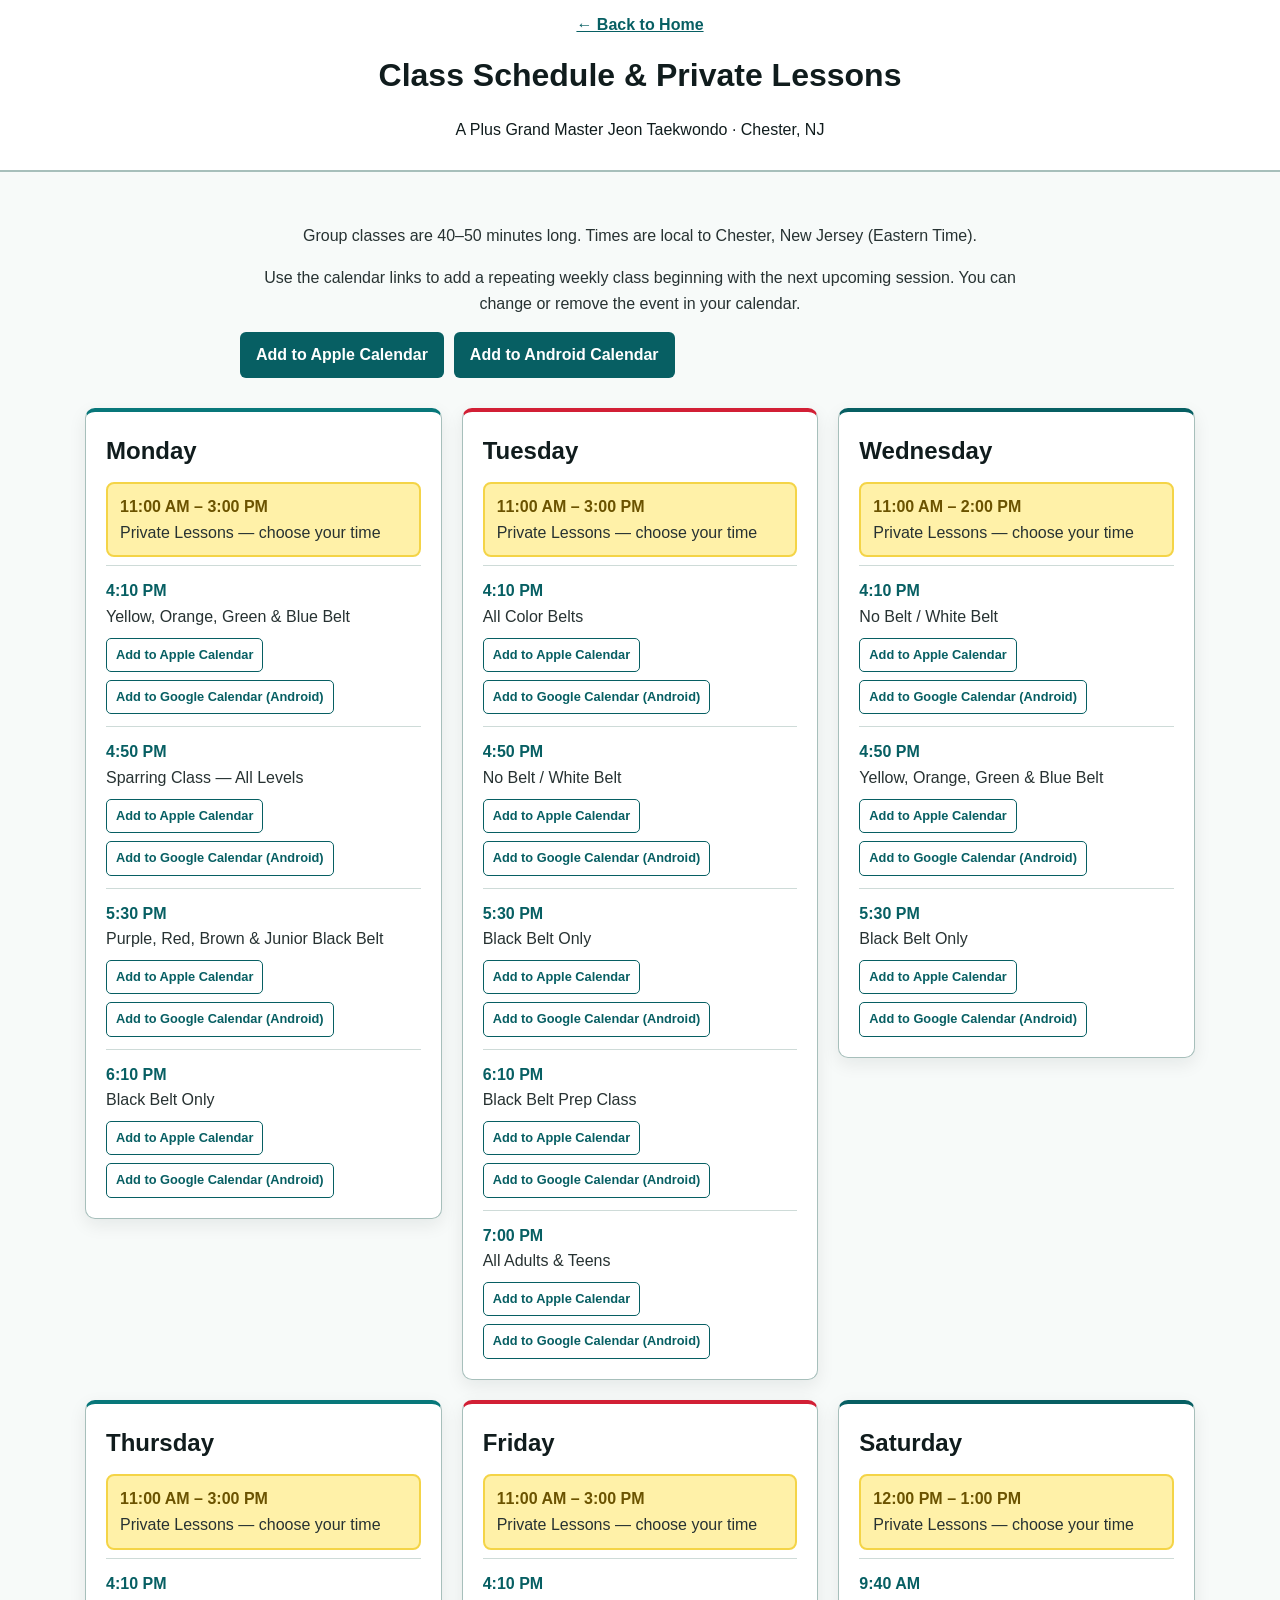
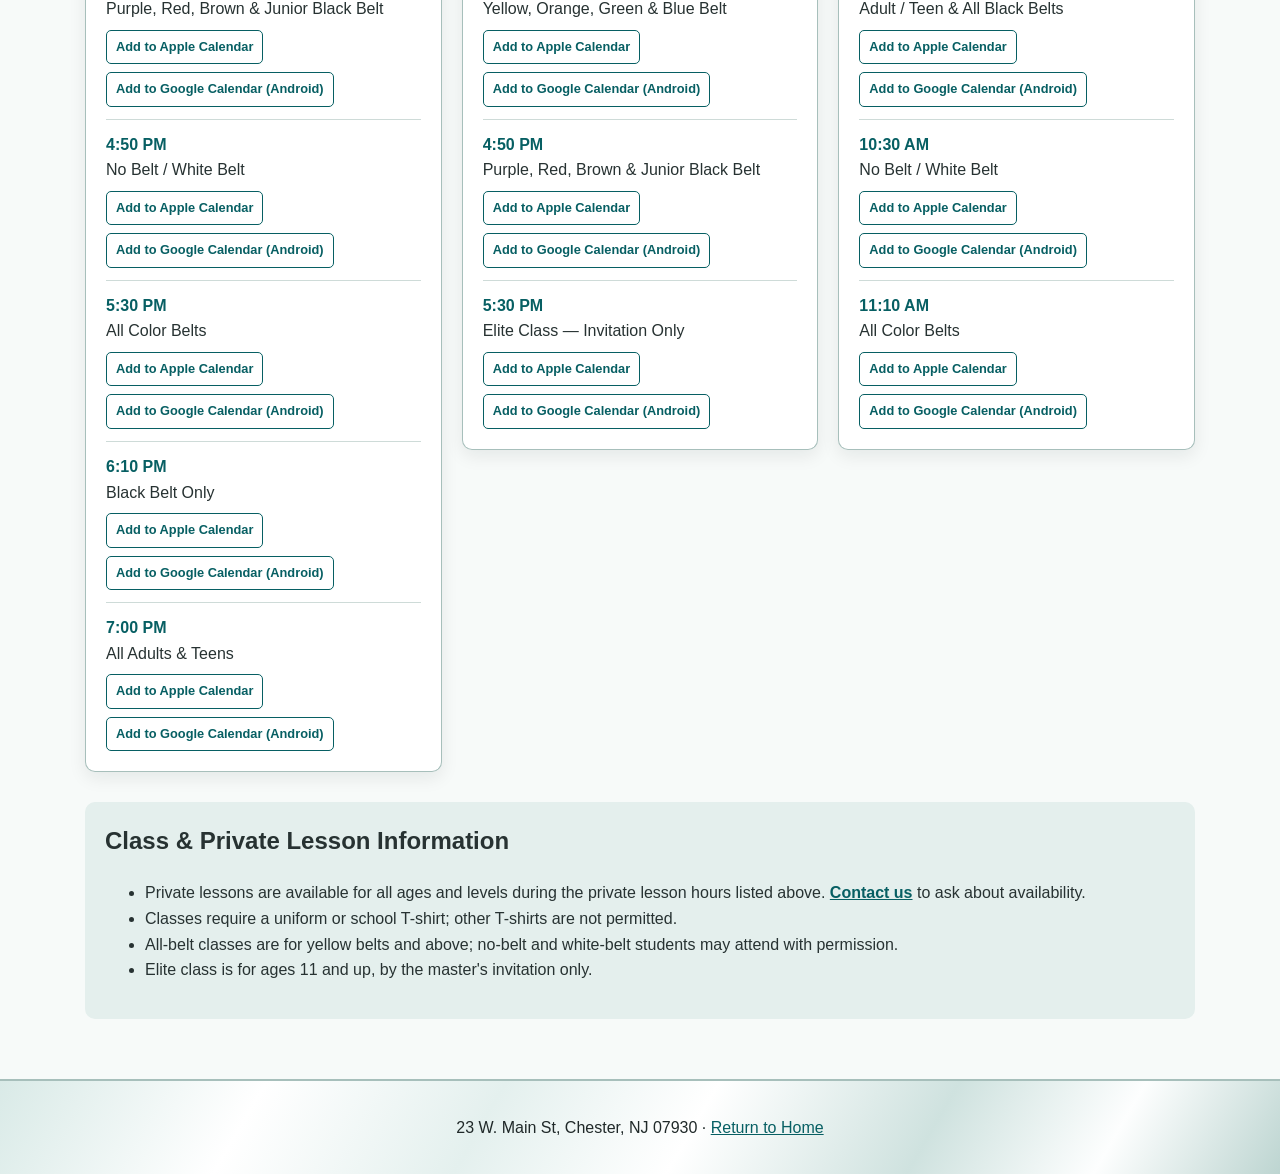
<file: schedule.html>
<!DOCTYPE html>
<html lang="en">
<head>
    <meta charset="UTF-8">
    <meta name="viewport" content="width=device-width, initial-scale=1.0">
    <title>Class Schedule | A Plus Grand Master Jeon Taekwondo</title>
    <style>
        * { box-sizing: border-box; }
        body { margin: 0; font-family: 'Segoe UI', Tahoma, Geneva, Verdana, sans-serif; line-height: 1.6; color: var(--text); background: var(--page-bg); }
        header { padding: 24px 20px; color: var(--navy); text-align: center; background: var(--navy-shine); border-bottom: 2px solid var(--border-accent); }
        header a { color: var(--royal-blue); font-weight: 700; }
        header h1 { color: var(--navy); }
        h1 { margin: 12px 0 0; }
        main { max-width: 1150px; padding: 35px 20px 60px; margin: auto; }
        .intro { max-width: 800px; margin: 0 auto 30px; text-align: center; }
        .schedule-grid { display: grid; grid-template-columns: repeat(auto-fit, minmax(min(100%, 300px), 1fr)); gap: 20px; align-items: start; }
        .day { background: white; border: 1px solid var(--border-accent); border-top: 4px solid var(--secondary); border-radius: 10px; padding: 20px; box-shadow: 0 6px 18px rgba(var(--navy-rgb), 0.08); }
        .day:nth-child(3n+2) { border-top-color: var(--primary); }
        .day:nth-child(3n) { border-top-color: var(--royal-blue); }
        .day h2 { margin: 0 0 12px; color: var(--navy); }
        .day ul { list-style: none; margin: 0; padding: 0; }
        .day li { border-top: 1px solid var(--border); padding: 12px 0; }
        .day li:last-child { padding-bottom: 0; }
        .day li.private { background: var(--gold-light); border: 2px solid var(--gold); border-radius: 8px; padding: 10px 12px; margin: 8px 0; }
        .day li.private .time { color: var(--gold-dark); }
        .time { display: block; font-weight: 700; color: var(--royal-blue); }
        .calendar-all { display: flex; flex-wrap: wrap; gap: 10px; margin-top: 12px; }
        .calendar-all a { display: inline-block; padding: 10px 16px; border-radius: 6px; color: white; background: var(--royal-blue); font-weight: 700; text-decoration: none; }
        .calendar-all a:hover, .calendar-all a:focus-visible { background: var(--primary); }
        .calendar-actions { display: flex; flex-wrap: wrap; gap: 8px; margin-top: 8px; }
        .calendar-actions a { display: inline-block; padding: 6px 9px; border: 1px solid var(--royal-blue); border-radius: 5px; color: var(--royal-blue); background: white; font-size: 0.8rem; font-weight: 700; text-decoration: none; }
        .calendar-actions a:hover, .calendar-actions a:focus-visible { color: white; background: var(--royal-blue); }
        .notes { margin-top: 30px; padding: 20px; background: var(--light-accent); border-radius: 10px; }
        .notes h2 { margin-top: 0; }
        .notes a { color: var(--royal-blue); font-weight: 700; }
        footer { padding: 25px 20px; text-align: center; color: var(--text); background: var(--navy-shine); border-top: 2px solid var(--border-accent); }
        footer a { color: var(--royal-blue); }
    </style>
    <link rel="stylesheet" href="theme.css">
</head>
<body>
    <header>
        <a href="index.html">← Back to Home</a>
        <h1>Class Schedule &amp; Private Lessons</h1>
        <p>A Plus Grand Master Jeon Taekwondo · Chester, NJ</p>
    </header>
    <main>
        <div class="intro">
            <p>Group classes are 40–50 minutes long. Times are local to Chester, New Jersey (Eastern Time).</p>
            <p>Use the calendar links to add a repeating weekly class beginning with the next upcoming session. You can change or remove the event in your calendar.</p>
            <div class="calendar-all"><a href="#" id="all-apple">Add to Apple Calendar</a><a href="#" id="all-android">Add to Android Calendar</a></div>
            <noscript><p>Enable JavaScript to use the calendar links.</p></noscript>
        </div>
        <div class="schedule-grid">
            <section class="day">
                <h2>Monday</h2>
                <ul>
                    <li class="private" data-private="1|11:00|15:00"><span class="time">11:00 AM – 3:00 PM</span><span class="class-name">Private Lessons — choose your time</span></li>
                    <li data-day="1" data-time="16:10"><span class="time">4:10 PM</span><span class="class-name">Yellow, Orange, Green &amp; Blue Belt</span></li>
                    <li data-day="1" data-time="16:50"><span class="time">4:50 PM</span><span class="class-name">Sparring Class — All Levels</span></li>
                    <li data-day="1" data-time="17:30"><span class="time">5:30 PM</span><span class="class-name">Purple, Red, Brown &amp; Junior Black Belt</span></li>
                    <li data-day="1" data-time="18:10"><span class="time">6:10 PM</span><span class="class-name">Black Belt Only</span></li>
                </ul>
            </section>
            <section class="day">
                <h2>Tuesday</h2>
                <ul>
                    <li class="private" data-private="2|11:00|15:00"><span class="time">11:00 AM – 3:00 PM</span><span class="class-name">Private Lessons — choose your time</span></li>
                    <li data-day="2" data-time="16:10"><span class="time">4:10 PM</span><span class="class-name">All Color Belts</span></li>
                    <li data-day="2" data-time="16:50"><span class="time">4:50 PM</span><span class="class-name">No Belt / White Belt</span></li>
                    <li data-day="2" data-time="17:30"><span class="time">5:30 PM</span><span class="class-name">Black Belt Only</span></li>
                    <li data-day="2" data-time="18:10"><span class="time">6:10 PM</span><span class="class-name">Black Belt Prep Class</span></li>
                    <li data-day="2" data-time="19:00"><span class="time">7:00 PM</span><span class="class-name">All Adults &amp; Teens</span></li>
                </ul>
            </section>
            <section class="day">
                <h2>Wednesday</h2>
                <ul>
                    <li class="private" data-private="3|11:00|14:00"><span class="time">11:00 AM – 2:00 PM</span><span class="class-name">Private Lessons — choose your time</span></li>
                    <li data-day="3" data-time="16:10"><span class="time">4:10 PM</span><span class="class-name">No Belt / White Belt</span></li>
                    <li data-day="3" data-time="16:50"><span class="time">4:50 PM</span><span class="class-name">Yellow, Orange, Green &amp; Blue Belt</span></li>
                    <li data-day="3" data-time="17:30"><span class="time">5:30 PM</span><span class="class-name">Black Belt Only</span></li>
                </ul>
            </section>
            <section class="day">
                <h2>Thursday</h2>
                <ul>
                    <li class="private" data-private="4|11:00|15:00"><span class="time">11:00 AM – 3:00 PM</span><span class="class-name">Private Lessons — choose your time</span></li>
                    <li data-day="4" data-time="16:10"><span class="time">4:10 PM</span><span class="class-name">Purple, Red, Brown &amp; Junior Black Belt</span></li>
                    <li data-day="4" data-time="16:50"><span class="time">4:50 PM</span><span class="class-name">No Belt / White Belt</span></li>
                    <li data-day="4" data-time="17:30"><span class="time">5:30 PM</span><span class="class-name">All Color Belts</span></li>
                    <li data-day="4" data-time="18:10"><span class="time">6:10 PM</span><span class="class-name">Black Belt Only</span></li>
                    <li data-day="4" data-time="19:00"><span class="time">7:00 PM</span><span class="class-name">All Adults &amp; Teens</span></li>
                </ul>
            </section>
            <section class="day">
                <h2>Friday</h2>
                <ul>
                    <li class="private" data-private="5|11:00|15:00"><span class="time">11:00 AM – 3:00 PM</span><span class="class-name">Private Lessons — choose your time</span></li>
                    <li data-day="5" data-time="16:10"><span class="time">4:10 PM</span><span class="class-name">Yellow, Orange, Green &amp; Blue Belt</span></li>
                    <li data-day="5" data-time="16:50"><span class="time">4:50 PM</span><span class="class-name">Purple, Red, Brown &amp; Junior Black Belt</span></li>
                    <li data-day="5" data-time="17:30"><span class="time">5:30 PM</span><span class="class-name">Elite Class — Invitation Only</span></li>
                </ul>
            </section>
            <section class="day">
                <h2>Saturday</h2>
                <ul>
                    <li class="private" data-private="6|12:00|13:00"><span class="time">12:00 PM – 1:00 PM</span><span class="class-name">Private Lessons — choose your time</span></li>
                    <li data-day="6" data-time="09:40"><span class="time">9:40 AM</span><span class="class-name">Adult / Teen &amp; All Black Belts</span></li>
                    <li data-day="6" data-time="10:30"><span class="time">10:30 AM</span><span class="class-name">No Belt / White Belt</span></li>
                    <li data-day="6" data-time="11:10"><span class="time">11:10 AM</span><span class="class-name">All Color Belts</span></li>
                </ul>
            </section>
        </div>
        <div class="notes">
            <h2>Class &amp; Private Lesson Information</h2>
            <ul>
                <li>Private lessons are available for all ages and levels during the private lesson hours listed above. <a href="index.html#signup">Contact us</a> to ask about availability.</li>
                <li>Classes require a uniform or school T-shirt; other T-shirts are not permitted.</li>
                <li>All-belt classes are for yellow belts and above; no-belt and white-belt students may attend with permission.</li>
                <li>Elite class is for ages 11 and up, by the master's invitation only.</li>
            </ul>
        </div>
    </main>
    <footer>23 W. Main St, Chester, NJ 07930 · <a href="index.html">Return to Home</a></footer>
    <script>
        const timeZone = 'America/New_York';
        const localParts = new Intl.DateTimeFormat('en-US', {
            timeZone, year: 'numeric', month: '2-digit', day: '2-digit',
            hour: '2-digit', minute: '2-digit', hourCycle: 'h23'
        });

        function nextClass(day, time) {
            const parts = Object.fromEntries(localParts.formatToParts(new Date()).map(part => [part.type, part.value]));
            const date = new Date(Date.UTC(Number(parts.year), Number(parts.month) - 1, Number(parts.day)));
            let daysAway = (day - date.getUTCDay() + 7) % 7;
            if (daysAway === 0 && `${parts.hour}:${parts.minute}` >= time) daysAway = 7;
            date.setUTCDate(date.getUTCDate() + daysAway);
            const dateText = date.toISOString().slice(0, 10).replaceAll('-', '');
            const [hour, minute] = time.split(':').map(Number);
            const start = `${dateText}T${String(hour).padStart(2, '0')}${String(minute).padStart(2, '0')}00`;
            const endDate = new Date(Date.UTC(date.getUTCFullYear(), date.getUTCMonth(), date.getUTCDate(), hour, minute + 40));
            const end = endDate.toISOString().replaceAll('-', '').replaceAll(':', '').slice(0, 15);
            return { start, end };
        }

        function escapeCalendarText(value) {
            return value.replaceAll('\\', '\\\\').replaceAll('\n', '\\n').replaceAll(';', '\\;').replaceAll(',', '\\,');
        }

        document.querySelectorAll('.day li[data-day][data-time]').forEach(item => {
            const title = `Taekwondo: ${item.querySelector('.class-name').textContent}`;
            const day = Number(item.dataset.day);
            const time = item.dataset.time;
            const actions = document.createElement('div');
            actions.className = 'calendar-actions';

            const apple = document.createElement('a');
            apple.href = '#';
            apple.textContent = 'Add to Apple Calendar';
            apple.setAttribute('aria-label', `Add ${title} to Apple Calendar`);
            apple.addEventListener('click', event => {
                event.preventDefault();
                const { start, end } = nextClass(day, time);
                const stamp = new Date().toISOString().replaceAll('-', '').replaceAll(':', '').replace(/\.\d{3}Z$/, 'Z');
                const ics = [
                    'BEGIN:VCALENDAR', 'VERSION:2.0', 'PRODID:-//A Plus Grand Master Jeon Taekwondo//Class Schedule//EN',
                    'CALSCALE:GREGORIAN', 'BEGIN:VTIMEZONE', `TZID:${timeZone}`,
                    'BEGIN:DAYLIGHT', 'DTSTART:20070311T020000', 'RRULE:FREQ=YEARLY;BYMONTH=3;BYDAY=2SU',
                    'TZOFFSETFROM:-0500', 'TZOFFSETTO:-0400', 'TZNAME:EDT', 'END:DAYLIGHT',
                    'BEGIN:STANDARD', 'DTSTART:20071104T020000', 'RRULE:FREQ=YEARLY;BYMONTH=11;BYDAY=1SU',
                    'TZOFFSETFROM:-0400', 'TZOFFSETTO:-0500', 'TZNAME:EST', 'END:STANDARD', 'END:VTIMEZONE',
                    'BEGIN:VEVENT', `UID:${Date.now()}-${day}-${time.replace(':', '')}@masterjeontkd`,
                    `DTSTAMP:${stamp}`, `DTSTART;TZID=${timeZone}:${start}`, `DTEND;TZID=${timeZone}:${end}`,
                    'RRULE:FREQ=WEEKLY', `SUMMARY:${escapeCalendarText(title)}`,
                    'LOCATION:23 W. Main St\\, Chester\\, NJ 07930', 'END:VEVENT', 'END:VCALENDAR', ''
                ].join('\r\n');
                const url = URL.createObjectURL(new Blob([ics], { type: 'text/calendar;charset=utf-8' }));
                const download = document.createElement('a');
                download.href = url;
                download.download = 'taekwondo-class.ics';
                document.body.append(download);
                download.click();
                download.remove();
                setTimeout(() => URL.revokeObjectURL(url), 1000);
            });

            const google = document.createElement('a');
            google.href = 'https://calendar.google.com/calendar/render';
            google.target = '_blank';
            google.rel = 'noopener noreferrer';
            google.textContent = 'Add to Google Calendar (Android)';
            google.setAttribute('aria-label', `Add ${title} to Google Calendar`);
            google.addEventListener('click', () => {
                const { start, end } = nextClass(day, time);
                const params = new URLSearchParams({
                    action: 'TEMPLATE', text: title, dates: `${start}/${end}`,
                    ctz: timeZone, recur: 'RRULE:FREQ=WEEKLY',
                    location: '23 W. Main St, Chester, NJ 07930'
                });
                google.href = `https://calendar.google.com/calendar/render?${params}`;
            });
            actions.append(apple, google);
            item.append(actions);
        });

        function addMinutes(time, mins) {
            const [h, m] = time.split(':').map(Number);
            const total = h * 60 + m + mins;
            return `${String(Math.floor(total / 60)).padStart(2, '0')}:${String(total % 60).padStart(2, '0')}`;
        }

        function downloadFullSchedule(event) {
            event.preventDefault();
            const events = [];
            document.querySelectorAll('.day li[data-day][data-time]').forEach(item => {
                events.push({ title: `Taekwondo: ${item.querySelector('.class-name').textContent}`, day: Number(item.dataset.day), from: item.dataset.time, to: addMinutes(item.dataset.time, 40) });
            });
            document.querySelectorAll('.day li[data-private]').forEach(item => {
                const [day, from, to] = item.dataset.private.split('|');
                events.push({ title: 'Taekwondo: Private Lessons (choose your time)', day: Number(day), from, to });
            });
            const stamp = new Date().toISOString().replaceAll('-', '').replaceAll(':', '').replace(/\.\d{3}Z$/, 'Z');
            const lines = ['BEGIN:VCALENDAR', 'VERSION:2.0', 'PRODID:-//A Plus Grand Master Jeon Taekwondo//Class Schedule//EN',
                'CALSCALE:GREGORIAN', 'BEGIN:VTIMEZONE', `TZID:${timeZone}`,
                'BEGIN:DAYLIGHT', 'DTSTART:20070311T020000', 'RRULE:FREQ=YEARLY;BYMONTH=3;BYDAY=2SU',
                'TZOFFSETFROM:-0500', 'TZOFFSETTO:-0400', 'TZNAME:EDT', 'END:DAYLIGHT',
                'BEGIN:STANDARD', 'DTSTART:20071104T020000', 'RRULE:FREQ=YEARLY;BYMONTH=11;BYDAY=1SU',
                'TZOFFSETFROM:-0400', 'TZOFFSETTO:-0500', 'TZNAME:EST', 'END:STANDARD', 'END:VTIMEZONE'];
            events.forEach((ev, i) => {
                const { start } = nextClass(ev.day, ev.from);
                const end = `${start.slice(0, 9)}${ev.to.replace(':', '')}00`;
                lines.push('BEGIN:VEVENT', `UID:${Date.now()}-${i}@masterjeontkd`, `DTSTAMP:${stamp}`,
                    `DTSTART;TZID=${timeZone}:${start}`, `DTEND;TZID=${timeZone}:${end}`, 'RRULE:FREQ=WEEKLY',
                    `SUMMARY:${escapeCalendarText(ev.title)}`, 'LOCATION:23 W. Main St\\, Chester\\, NJ 07930', 'END:VEVENT');
            });
            lines.push('END:VCALENDAR', '');
            const url = URL.createObjectURL(new Blob([lines.join('\r\n')], { type: 'text/calendar;charset=utf-8' }));
            const download = document.createElement('a');
            download.href = url;
            download.download = 'taekwondo-schedule.ics';
            document.body.append(download);
            download.click();
            download.remove();
            setTimeout(() => URL.revokeObjectURL(url), 1000);
        }
        document.getElementById('all-apple').addEventListener('click', downloadFullSchedule);
        document.getElementById('all-android').addEventListener('click', downloadFullSchedule);
    </script>
</body>
</html>
</file>
<file: theme.css>
:root {
    --primary: #d21f35;
    --primary-dark: #a51629;
    --primary-rgb: 210, 31, 53;
    --secondary: #08777a;
    --secondary-rgb: 8, 119, 122;
    --silver: #d4dfdd;
    --silver-rgb: 212, 223, 221;
    --silver-light: #f3f8f7;
    --silver-dark: #3c4b4a;
    --silver-shine: linear-gradient(120deg, #9fb5b2 0%, #ffffff 18%, #d8e6e3 34%, #ffffff 49%, #b9cfcb 64%, #fdfefe 80%, #819a97 100%);
    --gold: #f4d447;
    --gold-rgb: 244, 212, 71;
    --gold-light: #fff1a8;
    --gold-dark: #6b5300;
    --gold-shine: linear-gradient(120deg, #c99f18 0%, #fff4ad 20%, #f4d447 38%, #fff9d6 52%, #e3b927 72%, #fff1a8 88%, #b78a08 100%);
    --royal-blue: #075f63;
    --royal-blue-rgb: 7, 95, 99;
    --navy: #101c1d;
    --navy-rgb: 16, 28, 29;
    --navy-mid: #173537;
    --navy-mid-rgb: 23, 53, 55;
    --navy-deep: #071112;
    --navy-shine: linear-gradient(120deg, #d9eae7 0%, #ffffff 20%, #e4f0ee 38%, #ffffff 54%, #cfe2df 72%, #fdfefe 86%, #bdd5d1 100%);
    --hero-shine: linear-gradient(120deg, #071112 0%, #173537 48%, #071112 100%);
    --card-shine: linear-gradient(145deg, #ffffff 0%, #f8fbfa 42%, #e7f0ee 100%);
    --dark: #101c1d;
    --light: #ffffff;
    --page-bg: #f4f8f7;
    --light-accent: #e4efed;
    --text: #202929;
    --muted: #536160;
    --border: #cedbd8;
    --border-accent: #a7bfbb;
}

.hero {
    position: relative;
    isolation: isolate;
    overflow: hidden;
    background-color: var(--navy-deep);
    background-image: linear-gradient(rgba(4, 25, 27, 0.7), rgba(4, 18, 20, 0.78)), url("20260718_102113.jpg");
}

.hero > * {
    position: relative;
    z-index: 1;
}

.award-banner {
    background: var(--gold-shine);
    border-color: var(--gold-light);
    box-shadow: 0 8px 26px rgba(var(--gold-rgb), 0.45);
}

.grid-3 .card:nth-child(3n+2),
.grid-3 .card:nth-child(3n) {
    background: var(--card-shine);
    border-top-color: var(--primary);
}

.music-status {
    color: var(--gold-light);
}

body {
    background: #f7faf9;
    color: #273232;
    font-family: "Segoe UI", Tahoma, Geneva, Verdana, sans-serif;
}

.top-bar {
    padding: 8px clamp(20px, 4vw, 64px);
    background: #101c1d;
    font-size: 0.8rem;
}

header {
    gap: 24px;
    padding: 12px clamp(20px, 4vw, 64px);
    background: rgba(255, 255, 255, 0.97);
}

header > div h1 {
    font-size: clamp(1.05rem, 1.7vw, 1.4rem);
    letter-spacing: -0.035em;
}

header > div img {
    height: 52px !important;
    border: 0 !important;
    border-radius: 4px !important;
    box-shadow: none !important;
}

nav {
    gap: 8px 18px;
}

nav a,
.nav-dropdown summary {
    font-size: 0.84rem;
    font-weight: 650;
}

nav a:hover,
.nav-dropdown summary:hover {
    text-shadow: none;
}

.nav-cta {
    padding: 10px 16px;
    border-radius: 5px;
}

.hero {
    min-height: min(660px, calc(100vh - 120px));
    padding: 80px clamp(24px, 8vw, 120px);
    align-items: flex-start;
    background-image: linear-gradient(90deg, rgba(7, 17, 18, 0.88) 0%, rgba(7, 17, 18, 0.68) 48%, rgba(7, 17, 18, 0.24) 100%), url("20260718_102113.jpg");
    background-position: center 52%;
    text-align: left;
}

.hero-copy {
    max-width: 860px;
    margin: 0;
    text-align: left;
}

.hero .hero-eyebrow {
    margin: 0 0 22px;
    padding: 7px 13px;
    border-color: rgba(var(--gold-rgb), 0.7);
    background: rgba(var(--navy-rgb), 0.6);
    font-size: 0.83rem;
    letter-spacing: 0.07em;
}

.hero h2 {
    max-width: 850px;
    margin-bottom: 20px;
    font-size: clamp(2.6rem, 4vw, 4rem);
    line-height: 1.03;
    letter-spacing: -0.045em;
    text-wrap: balance;
}

.hero p {
    max-width: 620px;
    margin: 0 0 28px;
    color: rgba(255, 255, 255, 0.9);
    font-size: 1.05rem;
}

.hero-buttons {
    justify-content: flex-start;
    gap: 12px;
}

.btn {
    padding: 13px 22px;
    border-radius: 5px;
    font-size: 0.84rem;
    letter-spacing: 0.015em;
}

.btn-outline {
    background: rgba(255, 255, 255, 0.92);
}

.section {
    max-width: 1240px;
    padding: 76px 28px;
}

.section-title {
    margin-bottom: 34px;
}

.section-title h2 {
    margin-bottom: 14px;
    font-size: clamp(1.8rem, 3vw, 2.45rem);
    letter-spacing: -0.04em;
}

.section-title p {
    max-width: 760px;
    line-height: 1.8;
}

.underline {
    width: 52px;
    height: 3px;
    background: var(--primary);
    box-shadow: none;
}

.grid-3 {
    gap: 18px;
}

.grid-3 .card,
.card {
    padding: 26px;
    border: 1px solid #e1e9e7;
    border-top: 3px solid var(--secondary);
    border-bottom: 0;
    border-radius: 8px;
    background: #fff;
    box-shadow: 0 5px 18px rgba(var(--navy-rgb), 0.045);
    text-align: left;
}

.grid-3 .card:nth-child(3n+2),
.grid-3 .card:nth-child(3n) {
    border-top-color: var(--secondary);
    background: #fff;
}

.grid-3 .card:hover,
.card:hover {
    transform: translateY(-2px);
    box-shadow: 0 10px 24px rgba(var(--navy-rgb), 0.08);
}

.card h3 {
    margin-top: 0;
    color: var(--navy);
    font-size: 1.2rem;
    letter-spacing: -0.02em;
}

.card p {
    color: var(--muted);
    line-height: 1.75;
}

.bg-light {
    background: #f1f6f5;
}

.schedule-box,
.info-card,
.form-box,
.master-card,
.review-card,
.promo-card {
    border-radius: 8px;
    box-shadow: 0 6px 22px rgba(var(--navy-rgb), 0.06);
}

footer {
    padding: 34px 20px;
}

@media (max-width: 900px) {
    header {
        flex-direction: column;
        gap: 12px;
        text-align: center;
    }

    nav {
        justify-content: center;
    }

    .hero {
        min-height: 540px;
        padding: 64px 32px;
        background-position: 58% center;
    }
}

@media (min-width: 901px) and (max-width: 1500px) {
    header {
        flex-direction: column;
        gap: 10px;
    }

    header > div h1 {
        white-space: nowrap;
    }

    nav {
        justify-content: center;
        gap: 6px 16px;
    }
}

@media (max-width: 600px) {
    .top-bar {
        justify-content: center;
        text-align: center;
    }

    header > div {
        flex-direction: column;
    }

    header > div h1 {
        font-size: 1.1rem;
    }

    nav {
        gap: 10px 14px;
    }

    nav a,
    .nav-dropdown summary {
        font-size: 0.8rem;
    }

    .hero {
        min-height: 520px;
        padding: 54px 22px;
        background-position: 57% center;
    }

    .hero-copy {
        text-align: left;
    }

    .hero h2 {
        font-size: clamp(1.95rem, 8vw, 2.45rem);
    }

    .hero-buttons {
        align-items: flex-start;
    }

    .hero-buttons .btn {
        text-align: center;
    }

    .section {
        padding: 58px 20px;
    }
}
</file>
